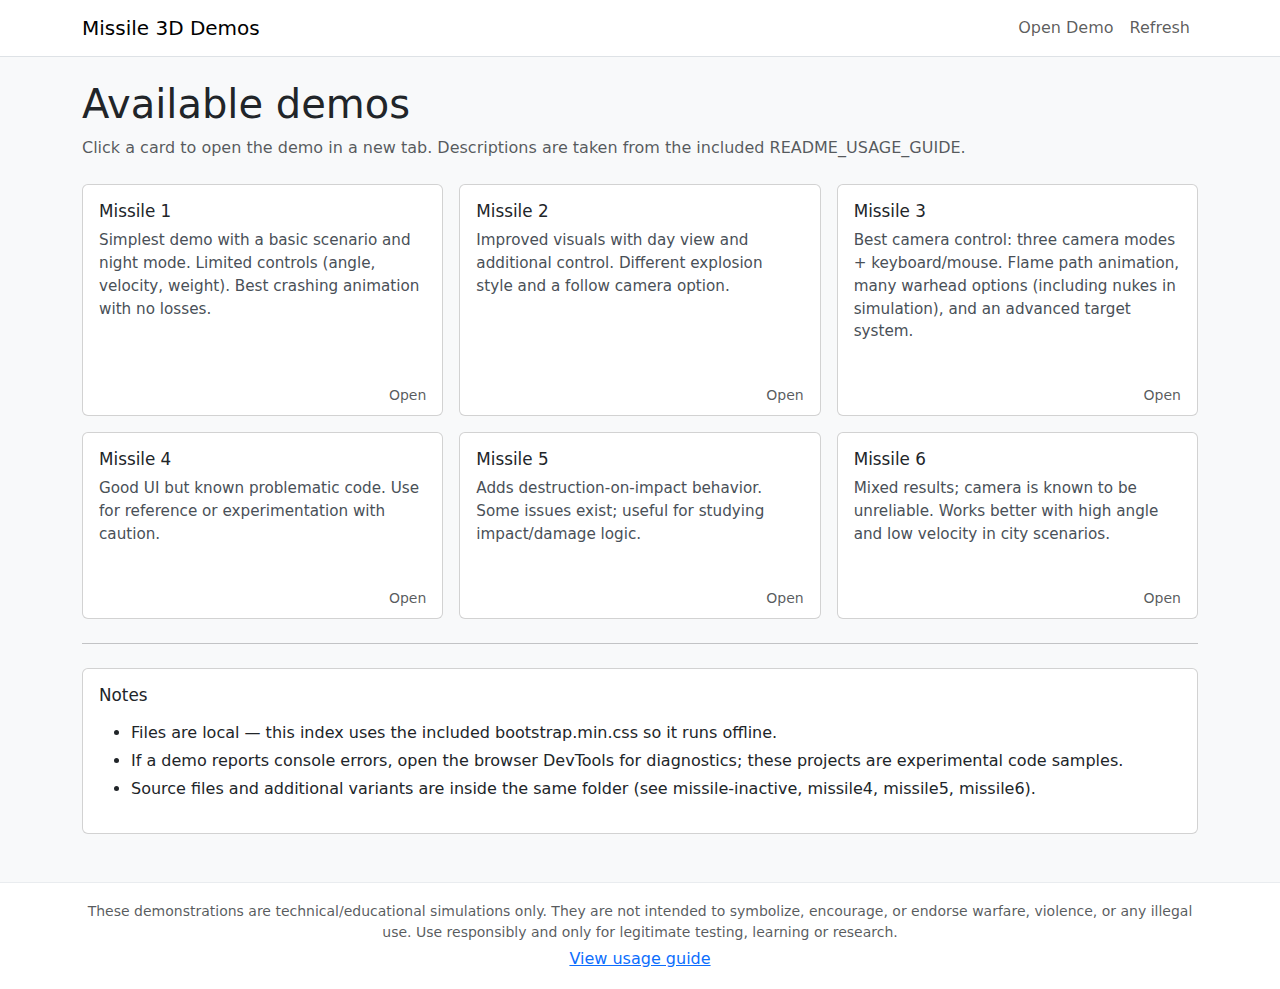
<file: index.html>
<!doctype html>
<html lang="en">
<head>
  <meta charset="utf-8" />
  <meta name="viewport" content="width=device-width, initial-scale=1" />
  <title>Missile 3D Demos — Index</title>
  <link rel="stylesheet" href="bootstrap.min.css">
  <style>
    body { padding-top: 56px; background:#f8f9fa; }
    .card-hover:hover { transform: translateY(-4px); box-shadow: 0 8px 20px rgba(0,0,0,.08); }
    .card-title { font-size: 1.05rem; }
    footer { background: #fff; padding: 18px 0; border-top: 1px solid #e9ecef; }
    .desc { font-size: .95rem; color:#495057; }
  </style>
</head>
<body>
  <nav class="navbar navbar-expand-lg navbar-light bg-white fixed-top border-bottom">
    <div class="container">
      <a class="navbar-brand" href="#">Missile 3D Demos</a>
      <button class="navbar-toggler" type="button" data-bs-toggle="collapse" data-bs-target="#navMenu">
        <span class="navbar-toggler-icon"></span>
      </button>
      <div class="collapse navbar-collapse" id="navMenu">
        <ul class="navbar-nav ms-auto">
          <li class="nav-item"><a class="nav-link" href="missile1.html" target="_blank">Open Demo</a></li>
          <li class="nav-item"><a class="nav-link" href="#" onclick="location.reload()">Refresh</a></li>
        </ul>
      </div>
    </div>
  </nav>

  <main class="container">
    <div class="py-4">
      <h1 class="mb-2">Available demos</h1>
      <p class="text-muted mb-4">Click a card to open the demo in a new tab. Descriptions are taken from the included README_USAGE_GUIDE.</p>

      <div class="row g-3">
        <div class="col-12 col-md-6 col-lg-4">
          <a href="missile1.html" target="_blank" class="text-decoration-none text-reset">
            <div class="card card-hover h-100">
              <div class="card-body">
                <h5 class="card-title">Missile 1</h5>
                <p class="desc">Simplest demo with a basic scenario and night mode. Limited controls (angle, velocity, weight). Best crashing animation with no losses.</p>
              </div>
              <div class="card-footer bg-transparent border-0 text-end"><small class="text-muted">Open</small></div>
            </div>
          </a>
        </div>

        <div class="col-12 col-md-6 col-lg-4">
          <a href="missile2.html" target="_blank" class="text-decoration-none text-reset">
            <div class="card card-hover h-100">
              <div class="card-body">
                <h5 class="card-title">Missile 2</h5>
                <p class="desc">Improved visuals with day view and additional control. Different explosion style and a follow camera option.</p>
              </div>
              <div class="card-footer bg-transparent border-0 text-end"><small class="text-muted">Open</small></div>
            </div>
          </a>
        </div>

        <div class="col-12 col-md-6 col-lg-4">
          <a href="missile3.html" target="_blank" class="text-decoration-none text-reset">
            <div class="card card-hover h-100">
              <div class="card-body">
                <h5 class="card-title">Missile 3</h5>
                <p class="desc">Best camera control: three camera modes + keyboard/mouse. Flame path animation, many warhead options (including nukes in simulation), and an advanced target system.</p>
              </div>
              <div class="card-footer bg-transparent border-0 text-end"><small class="text-muted">Open</small></div>
            </div>
          </a>
        </div>

        <div class="col-12 col-md-6 col-lg-4">
          <a href="missile4.html" target="_blank" class="text-decoration-none text-reset">
            <div class="card card-hover h-100">
              <div class="card-body">
                <h5 class="card-title">Missile 4</h5>
                <p class="desc">Good UI but known problematic code. Use for reference or experimentation with caution.</p>
              </div>
              <div class="card-footer bg-transparent border-0 text-end"><small class="text-muted">Open</small></div>
            </div>
          </a>
        </div>

        <div class="col-12 col-md-6 col-lg-4">
          <a href="missile5.html" target="_blank" class="text-decoration-none text-reset">
            <div class="card card-hover h-100">
              <div class="card-body">
                <h5 class="card-title">Missile 5</h5>
                <p class="desc">Adds destruction-on-impact behavior. Some issues exist; useful for studying impact/damage logic.</p>
              </div>
              <div class="card-footer bg-transparent border-0 text-end"><small class="text-muted">Open</small></div>
            </div>
          </a>
        </div>

        <div class="col-12 col-md-6 col-lg-4">
          <a href="missile6.html" target="_blank" class="text-decoration-none text-reset">
            <div class="card card-hover h-100">
              <div class="card-body">
                <h5 class="card-title">Missile 6</h5>
                <p class="desc">Mixed results; camera is known to be unreliable. Works better with high angle and low velocity in city scenarios.</p>
              </div>
              <div class="card-footer bg-transparent border-0 text-end"><small class="text-muted">Open</small></div>
            </div>
          </a>
        </div>
      </div>

      <hr class="my-4">

      <div class="card mb-4">
        <div class="card-body">
          <h5 class="card-title mb-3">Notes</h5>
          <ul>
            <li class="mb-1">Files are local — this index uses the included bootstrap.min.css so it runs offline.</li>
            <li class="mb-1">If a demo reports console errors, open the browser DevTools for diagnostics; these projects are experimental code samples.</li>
            <li class="mb-1">Source files and additional variants are inside the same folder (see missile-inactive, missile4, missile5, missile6).</li>
          </ul>
        </div>
      </div>
    </div>
  </main>

  <footer>
    <div class="container text-center">
      <p class="mb-1 text-muted small">
        These demonstrations are technical/educational simulations only. They are not intended to symbolize, encourage, or endorse warfare, violence, or any illegal use. Use responsibly and only for legitimate testing, learning or research.
      </p>
      <p class="mb-0"><a href="README_USAGE_GUIDE.txt" target="_blank">View usage guide</a></p>
    </div>
  </footer>

  <script src="bootstrap.bundle.min.js"></script>
</body>
</html>
</file>
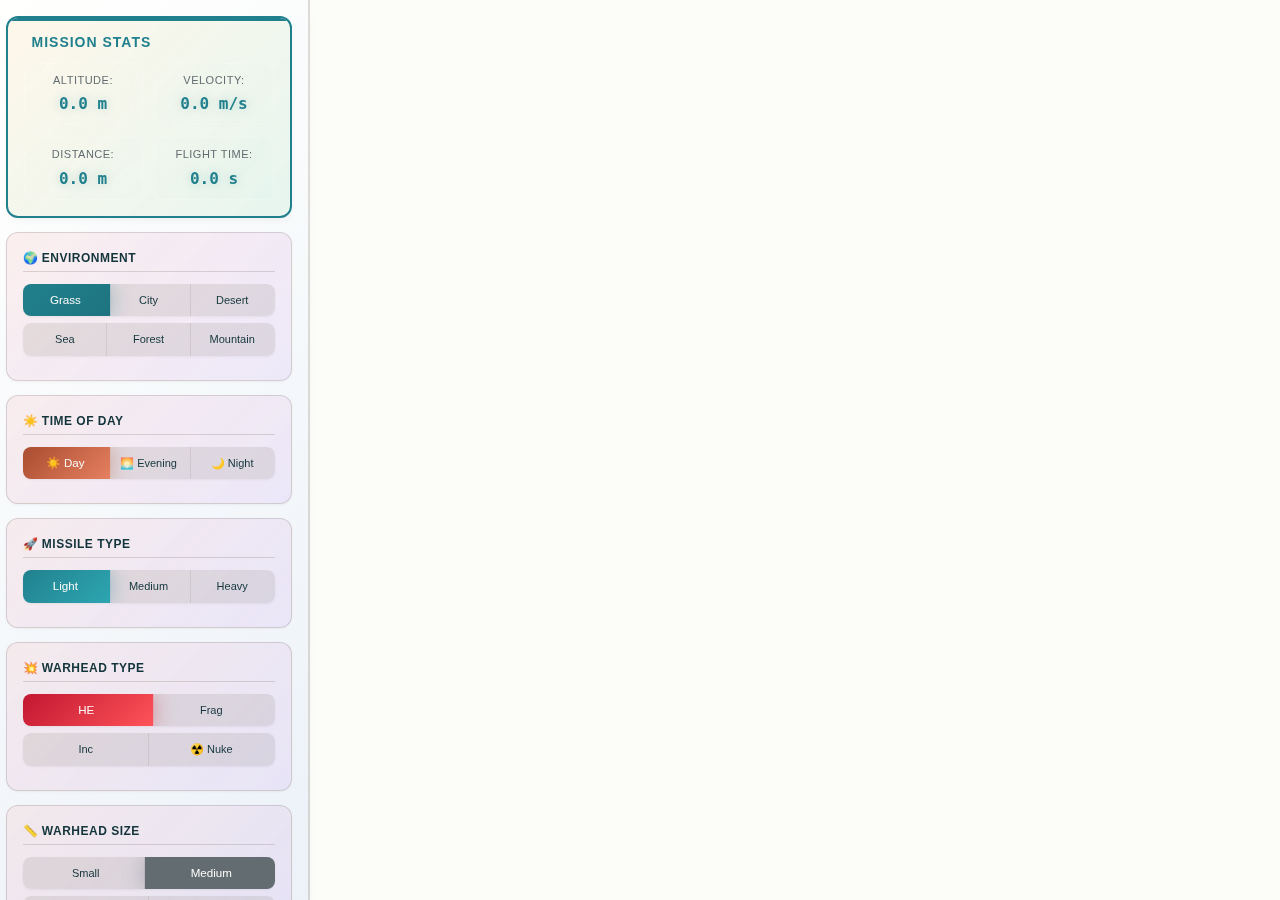
<file: missile4.html>
<!DOCTYPE html>
<html lang="en">
<head>
    <meta charset="UTF-8">
    <meta name="viewport" content="width=device-width, initial-scale=1.0">
    <title>Advanced 3D Missile Launch Simulator</title>
    <link href="bootstrap.min.css" rel="stylesheet">
    <link rel="stylesheet" href="./missile4/style.css">
    <script src="three.min.js"></script>
</head>
<body>
    <div class="container-fluid h-100">
        <div class="row h-100">
            <!-- Left Control Sidebar -->
            <div class="col-md-3 sidebar">
                <!-- Mission Statistics Panel -->
                <div class="stats-panel mb-3">
                    <h6><i class="fas fa-rocket"></i> Mission Stats</h6>
                    <div class="stats-grid">
                        <div class="stat-item">
                            <span class="stat-label">Altitude:</span> 
                            <span class="stat-value" id="altitude">0 m</span>
                        </div>
                        <div class="stat-item">
                            <span class="stat-label">Velocity:</span> 
                            <span class="stat-value" id="velocity">0 m/s</span>
                        </div>
                        <div class="stat-item">
                            <span class="stat-label">Distance:</span> 
                            <span class="stat-value" id="distance">0 m</span>
                        </div>
                        <div class="stat-item">
                            <span class="stat-label">Flight Time:</span> 
                            <span class="stat-value" id="time">0 s</span>
                        </div>
                    </div>
                </div>

                <!-- Scenario Selection -->
                <div class="control-section mb-3">
                    <label class="section-label">🌍 Environment</label>
                    <div class="btn-group w-100 mb-2" role="group">
                        <input type="radio" class="btn-check" name="scenario" id="grassland" value="grassland" checked>
                        <label class="btn btn--scenario" for="grassland">Grass</label>
                        <input type="radio" class="btn-check" name="scenario" id="city" value="city">
                        <label class="btn btn--scenario" for="city">City</label>
                        <input type="radio" class="btn-check" name="scenario" id="desert" value="desert">
                        <label class="btn btn--scenario" for="desert">Desert</label>
                    </div>
                    <div class="btn-group w-100" role="group">
                        <input type="radio" class="btn-check" name="scenario" id="sea" value="sea">
                        <label class="btn btn--scenario" for="sea">Sea</label>
                        <input type="radio" class="btn-check" name="scenario" id="forest" value="forest">
                        <label class="btn btn--scenario" for="forest">Forest</label>
                        <input type="radio" class="btn-check" name="scenario" id="mountains" value="mountains">
                        <label class="btn btn--scenario" for="mountains">Mountain</label>
                    </div>
                </div>

                <!-- Time of Day Selection -->
                <div class="control-section mb-3">
                    <label class="section-label">☀️ Time of Day</label>
                    <div class="btn-group w-100" role="group">
                        <input type="radio" class="btn-check" name="timeOfDay" id="day" value="day" checked>
                        <label class="btn btn--time" for="day">☀️ Day</label>
                        <input type="radio" class="btn-check" name="timeOfDay" id="evening" value="evening">
                        <label class="btn btn--time" for="evening">🌅 Evening</label>
                        <input type="radio" class="btn-check" name="timeOfDay" id="night" value="night">
                        <label class="btn btn--time" for="night">🌙 Night</label>
                    </div>
                </div>

                <!-- Missile Type Selection -->
                <div class="control-section mb-3">
                    <label class="section-label">🚀 Missile Type</label>
                    <div class="btn-group w-100" role="group">
                        <input type="radio" class="btn-check" name="missileType" id="light" value="light" checked>
                        <label class="btn btn--missile" for="light">Light</label>
                        <input type="radio" class="btn-check" name="missileType" id="medium" value="medium">
                        <label class="btn btn--missile" for="medium">Medium</label>
                        <input type="radio" class="btn-check" name="missileType" id="heavy" value="heavy">
                        <label class="btn btn--missile" for="heavy">Heavy</label>
                    </div>
                </div>

                <!-- Warhead Type Selection -->
                <div class="control-section mb-3">
                    <label class="section-label">💥 Warhead Type</label>
                    <div class="btn-group w-100 mb-2" role="group">
                        <input type="radio" class="btn-check" name="warheadType" id="he" value="he" checked>
                        <label class="btn btn--warhead" for="he">HE</label>
                        <input type="radio" class="btn-check" name="warheadType" id="frag" value="frag">
                        <label class="btn btn--warhead" for="frag">Frag</label>
                    </div>
                    <div class="btn-group w-100" role="group">
                        <input type="radio" class="btn-check" name="warheadType" id="inc" value="inc">
                        <label class="btn btn--warhead" for="inc">Inc</label>
                        <input type="radio" class="btn-check" name="warheadType" id="nuke" value="nuke">
                        <label class="btn btn--warhead" for="nuke">☢️ Nuke</label>
                    </div>
                </div>

                <!-- Warhead Size Selection -->
                <div class="control-section mb-3">
                    <label class="section-label">📏 Warhead Size</label>
                    <div class="btn-group w-100 mb-2" role="group">
                        <input type="radio" class="btn-check" name="warheadSize" id="small" value="small">
                        <label class="btn btn--size" for="small">Small</label>
                        <input type="radio" class="btn-check" name="warheadSize" id="mediumSize" value="medium" checked>
                        <label class="btn btn--size" for="mediumSize">Medium</label>
                    </div>
                    <div class="btn-group w-100" role="group">
                        <input type="radio" class="btn-check" name="warheadSize" id="large" value="large">
                        <label class="btn btn--size" for="large">Large</label>
                        <input type="radio" class="btn-check" name="warheadSize" id="xl" value="xl">
                        <label class="btn btn--size" for="xl">XL</label>
                    </div>
                </div>

                <!-- Camera Controls -->
                <div class="control-section mb-3">
                    <label class="section-label">📹 Camera Mode</label>
                    <div class="btn-group w-100" role="group">
                        <input type="radio" class="btn-check" name="cameraMode" id="free" value="free" checked>
                        <label class="btn btn--camera" for="free">Free</label>
                        <input type="radio" class="btn-check" name="cameraMode" id="follow" value="follow">
                        <label class="btn btn--camera" for="follow">Follow</label>
                        <input type="radio" class="btn-check" name="cameraMode" id="top" value="top">
                        <label class="btn btn--camera" for="top">Top</label>
                    </div>
                </div>

                <!-- Launch Parameters -->
                <div class="control-section mb-3">
                    <label class="section-label">🎯 Launch Parameters</label>
                    
                    <div class="parameter-control mb-3">
                        <label class="parameter-label">Launch Angle: <span class="parameter-value" id="angleValue">45°</span></label>
                        <input type="range" class="form-range parameter-slider" id="angle" min="0" max="90" value="45">
                    </div>

                    <div class="parameter-control mb-3">
                        <label class="parameter-label">Initial Velocity: <span class="parameter-value" id="velocityValue">100 m/s</span></label>
                        <input type="range" class="form-range parameter-slider" id="initialVelocity" min="50" max="500" value="100">
                    </div>

                    <div class="parameter-control mb-3">
                        <label class="parameter-label">Cone Spread: <span class="parameter-value" id="coneValue">0°</span></label>
                        <input type="range" class="form-range parameter-slider" id="coneAngle" min="0" max="90" value="0">
                    </div>
                </div>

                <!-- Action Controls -->
                <div class="control-section mb-3">
                    <label class="section-label">🎮 Launch Control</label>
                    <div class="action-buttons">
                        <button class="btn btn--launch" id="launchBtn">
                            <span class="btn-icon">🚀</span>
                            <span class="btn-text">Launch Missile</span>
                        </button>
                        <button class="btn btn--reset" id="resetBtn">
                            <span class="btn-icon">🔄</span>
                            <span class="btn-text">Reset</span>
                        </button>
                    </div>
                </div>

                <!-- Target Mode Toggle -->
                <div class="control-section">
                    <div class="target-mode-container">
                        <div class="form-check form-switch target-switch">
                            <input class="form-check-input" type="checkbox" id="targetMode">
                            <label class="form-check-label target-label" for="targetMode">
                                <span class="target-icon">🎯</span>
                                Target Mode
                            </label>
                        </div>
                        <small class="target-help">Click terrain to set target location and calculate optimal trajectory</small>
                    </div>
                </div>
            </div>

            <!-- Main 3D Viewport -->
            <div class="col-md-9 p-0 viewport-container">
                <div id="viewport" class="viewport"></div>
                
                <!-- Control Instructions Overlay -->
                <div class="controls-overlay">
                    <div class="controls-card">
                        <h6 class="controls-title">🎮 Controls</h6>
                        <div class="controls-grid">
                            <div class="control-group">
                                <strong>Camera Movement:</strong><br>
                                <code>WASD</code> - Move camera<br>
                                <code>Q/E</code> - Up/Down<br>
                                <code>Mouse Drag</code> - Look around
                            </div>
                            <div class="control-group">
                                <strong>Camera Zoom:</strong><br>
                                <code>+/-</code> - Zoom in/out<br>
                                <code>Mouse Wheel</code> - Zoom<br>
                                <code>Arrow Keys</code> - Fine rotation
                            </div>
                        </div>
                    </div>
                </div>

                <!-- Loading Indicator -->
                <div id="loadingIndicator" class="loading-indicator">
                    <div class="loading-spinner"></div>
                    <div class="loading-text">Initializing 3D Environment...</div>
                </div>

                <!-- Performance Stats -->
                <div class="performance-stats" id="performanceStats">
                    <div class="fps-counter">FPS: <span id="fpsCounter">60</span></div>
                    <div class="object-counter">Objects: <span id="objectCounter">0</span></div>
                </div>
            </div>
        </div>
    </div>

    <!-- Scripts -->
    <script src="bootstrap.bundle.min.js"></script>
    <script src=".\missile4\app.js"></script>

    <!-- Additional Script for UI Enhancements -->
    <script>
        // Hide loading indicator after page loads
        window.addEventListener('load', () => {
            setTimeout(() => {
                const loader = document.getElementById('loadingIndicator');
                if (loader) {
                    loader.style.opacity = '0';
                    setTimeout(() => {
                        loader.style.display = 'none';
                    }, 500);
                }
            }, 2000);
        });

        // Add smooth transitions for button states
        document.addEventListener('DOMContentLoaded', () => {
            // Add ripple effect to buttons
            const buttons = document.querySelectorAll('.btn');
            buttons.forEach(button => {
                button.addEventListener('click', function(e) {
                    const ripple = document.createElement('div');
                    ripple.classList.add('ripple-effect');
                    
                    const rect = this.getBoundingClientRect();
                    const size = Math.max(rect.width, rect.height);
                    const x = e.clientX - rect.left - size / 2;
                    const y = e.clientY - rect.top - size / 2;
                    
                    ripple.style.width = ripple.style.height = size + 'px';
                    ripple.style.left = x + 'px';
                    ripple.style.top = y + 'px';
                    
                    this.appendChild(ripple);
                    
                    setTimeout(() => {
                        ripple.remove();
                    }, 600);
                });
            });

            // Add tooltips for enhanced UX
            const tooltipElements = [
                { selector: '#targetMode', text: 'Enable to click on terrain and automatically calculate trajectory' },
                { selector: '#angle', text: 'Launch angle affects range and flight time' },
                { selector: '#initialVelocity', text: 'Higher velocity increases range but may reduce accuracy' },
                { selector: '#coneAngle', text: 'Adds random spread to simulate real-world conditions' }
            ];

            tooltipElements.forEach(({ selector, text }) => {
                const element = document.querySelector(selector);
                if (element) {
                    element.setAttribute('title', text);
                }
            });
        });

        // Enhanced FPS counter and performance monitoring
        let frameCount = 0;
        let lastTime = performance.now();
        
        function updatePerformanceStats() {
            frameCount++;
            const currentTime = performance.now();
            
            if (currentTime - lastTime >= 1000) {
                const fps = Math.round(frameCount * 1000 / (currentTime - lastTime));
                const fpsElement = document.getElementById('fpsCounter');
                if (fpsElement) {
                    fpsElement.textContent = fps;
                    fpsElement.className = fps >= 55 ? 'fps-good' : fps >= 30 ? 'fps-medium' : 'fps-poor';
                }
                
                frameCount = 0;
                lastTime = currentTime;
            }
            
            requestAnimationFrame(updatePerformanceStats);
        }
        
        // Start performance monitoring
        requestAnimationFrame(updatePerformanceStats);
    </script>
</body>
</html>
</file>
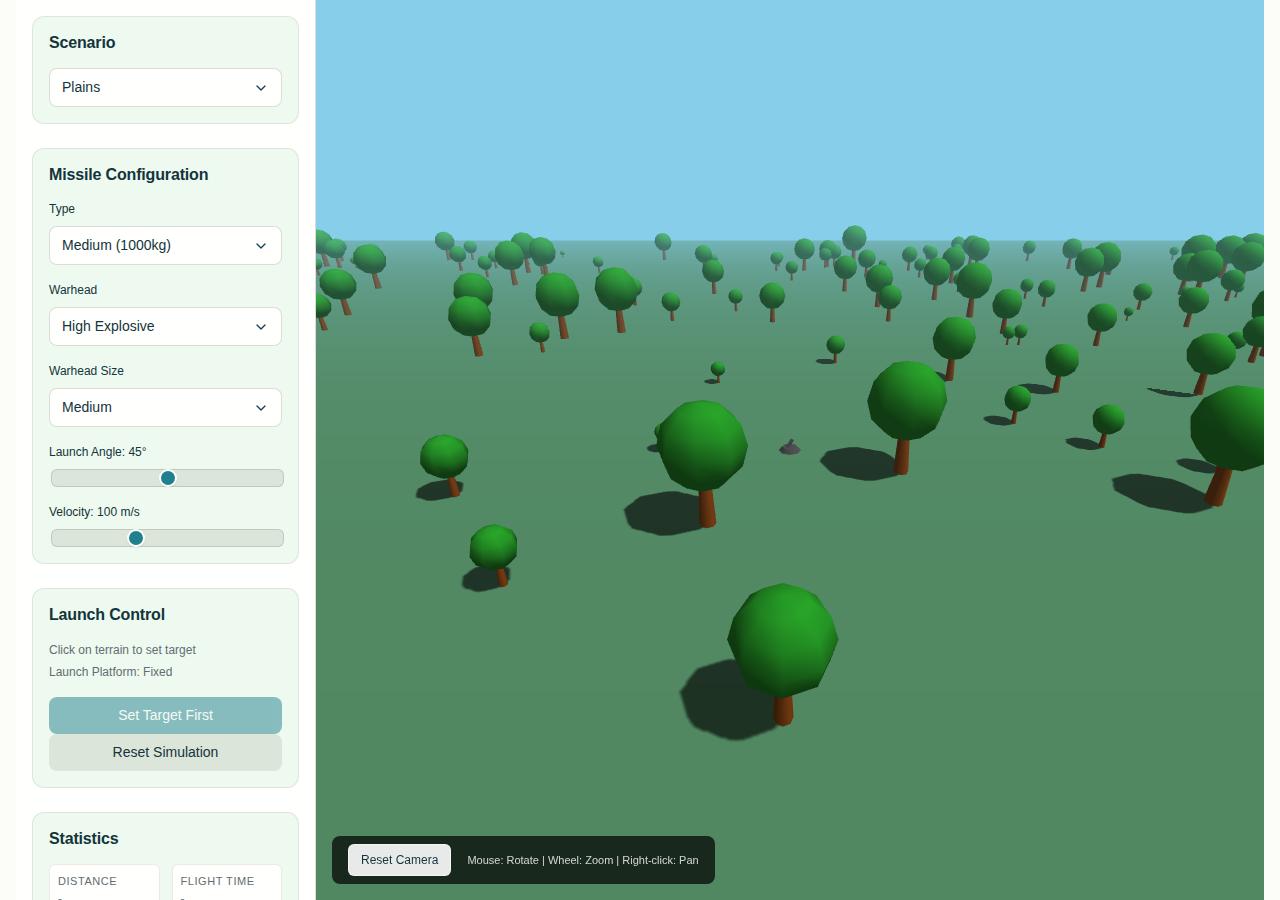
<file: missile5.html>
<!DOCTYPE html>
<html lang="en">
<head>
    <meta charset="UTF-8">
    <meta name="viewport" content="width=device-width, initial-scale=1.0">
    <title>Enhanced Missile Simulation</title>
    <link rel="stylesheet" href="./missile5/style.css">
    <script src="three.min.js"></script>
</head>
<body>
    <div class="container">
        <div class="simulation-container">
            <div class="control-panel">
                <div class="panel-section">
                    <h3>Scenario</h3>
                    <select id="scenario-select" class="form-control">
                        <option value="plains">Plains</option>
                        <option value="mountains">Mountains</option>
                        <option value="city">City</option>
                        <option value="sea">Sea</option>
                    </select>
                </div>

                <div class="panel-section">
                    <h3>Missile Configuration</h3>
                    
                    <div class="form-group">
                        <label class="form-label">Type</label>
                        <select id="missile-type" class="form-control">
                            <option value="Light">Light (500kg)</option>
                            <option value="Medium" selected>Medium (1000kg)</option>
                            <option value="Heavy">Heavy (2000kg)</option>
                        </select>
                    </div>

                    <div class="form-group">
                        <label class="form-label">Warhead</label>
                        <select id="warhead-type" class="form-control">
                            <option value="HE" selected>High Explosive</option>
                            <option value="Frag">Fragmentation</option>
                            <option value="Inc">Incendiary</option>
                            <option value="Nuke">Nuclear</option>
                        </select>
                    </div>

                    <div class="form-group">
                        <label class="form-label">Warhead Size</label>
                        <select id="warhead-size" class="form-control">
                            <option value="Small">Small</option>
                            <option value="Medium" selected>Medium</option>
                            <option value="Large">Large</option>
                            <option value="XL">XL</option>
                        </select>
                    </div>

                    <div class="form-group">
                        <label class="form-label">Launch Angle: <span id="angle-value">45°</span></label>
                        <input type="range" id="launch-angle" min="5" max="85" value="45" class="form-control">
                    </div>

                    <div class="form-group">
                        <label class="form-label">Velocity: <span id="velocity-value">100 m/s</span></label>
                        <input type="range" id="velocity" min="50" max="200" value="100" class="form-control">
                    </div>
                </div>

                <div class="panel-section">
                    <h3>Launch Control</h3>
                    <div class="launch-info">
                        <p id="target-info" class="text-secondary">Click on terrain to set target</p>
                        <p id="launch-platform" class="text-secondary">Launch Platform: Fixed</p>
                    </div>
                    <button id="launch-btn" class="btn btn--primary btn--full-width" disabled>
                        Set Target First
                    </button>
                    <button id="reset-btn" class="btn btn--secondary btn--full-width">
                        Reset Simulation
                    </button>
                </div>

                <div class="panel-section">
                    <h3>Statistics</h3>
                    <div class="stats-grid">
                        <div class="stat-item">
                            <span class="stat-label">Distance</span>
                            <span id="distance-stat" class="stat-value">-</span>
                        </div>
                        <div class="stat-item">
                            <span class="stat-label">Flight Time</span>
                            <span id="flight-time-stat" class="stat-value">-</span>
                        </div>
                        <div class="stat-item">
                            <span class="stat-label">Max Height</span>
                            <span id="max-height-stat" class="stat-value">-</span>
                        </div>
                        <div class="stat-item">
                            <span class="stat-label">Impact Force</span>
                            <span id="impact-force-stat" class="stat-value">-</span>
                        </div>
                        <div class="stat-item">
                            <span class="stat-label">Blast Radius</span>
                            <span id="blast-radius-stat" class="stat-value">-</span>
                        </div>
                        <div class="stat-item">
                            <span class="stat-label">Targets Hit</span>
                            <span id="targets-hit-stat" class="stat-value">-</span>
                        </div>
                    </div>
                </div>
            </div>

            <div class="viewport-container">
                <div id="loading" class="loading-overlay">
                    <div class="loading-spinner"></div>
                    <p>Loading simulation...</p>
                </div>
                <canvas id="viewport"></canvas>
                <div class="viewport-controls">
                    <button id="camera-reset" class="btn btn--sm btn--outline">Reset Camera</button>
                    <div class="camera-info">
                        <span>Mouse: Rotate | Wheel: Zoom | Right-click: Pan</span>
                    </div>
                </div>
                <div id="crosshair" class="crosshair hidden"></div>
            </div>
        </div>
    </div>

    <script src="./missile5/app.js"></script>
</body>
</html>
</file>
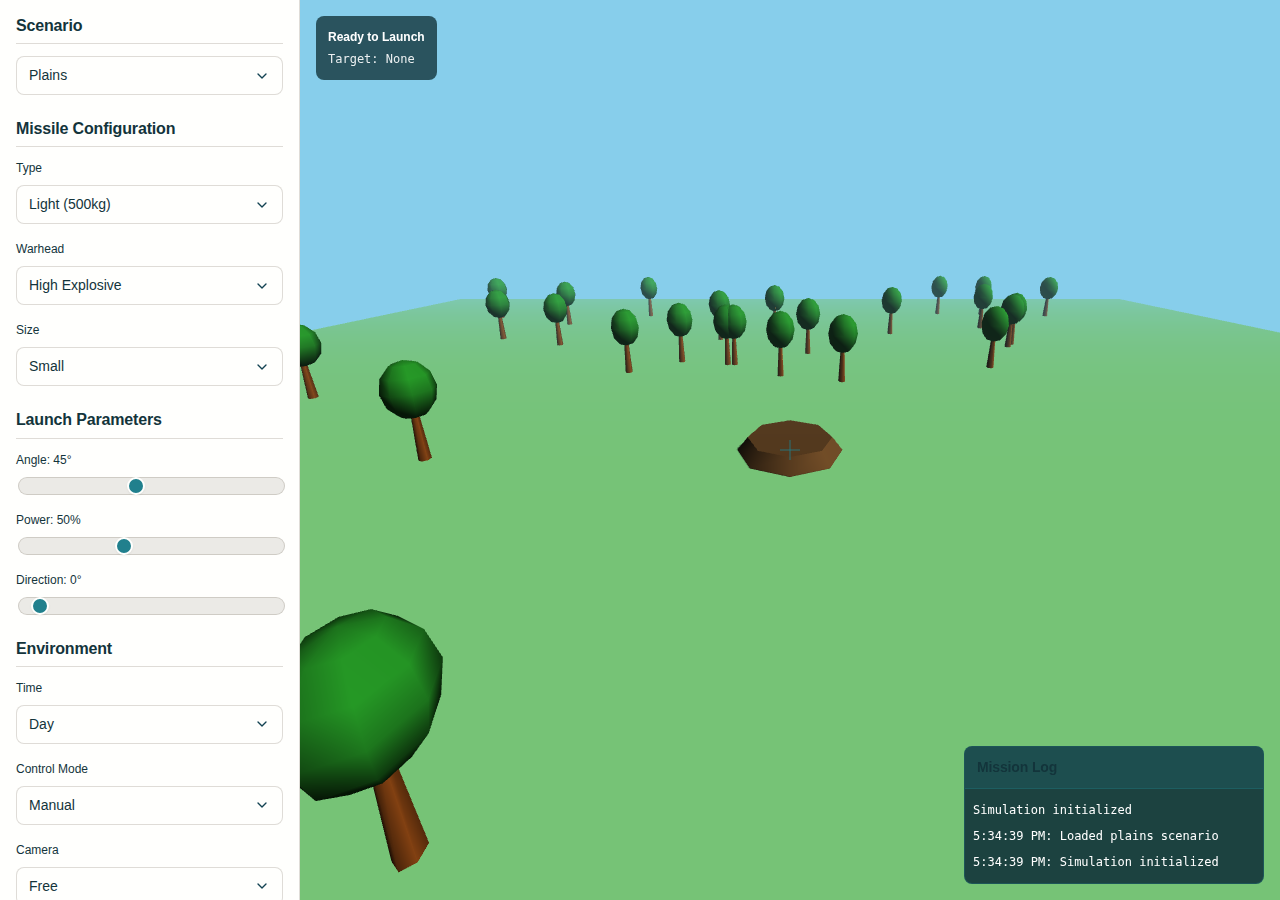
<file: missile6.html>
<!DOCTYPE html>
<html lang="en">
<head>
    <meta charset="UTF-8">
    <meta name="viewport" content="width=device-width, initial-scale=1.0">
    <title>Enhanced Missile Simulation</title>
    <link rel="stylesheet" href="./missile6/style.css">
    <script src="three.min.js"></script>
</head>
<body>
    <div class="simulation-container">
        <div class="controls-panel">
            <div class="control-section">
                <h3>Scenario</h3>
                <select id="scenarioSelect" class="form-control">
                    <option value="plains">Plains</option>
                    <option value="mountains">Mountains</option>
                    <option value="city">City</option>
                    <option value="sea">Sea</option>
                </select>
            </div>
            
            <div class="control-section">
                <h3>Missile Configuration</h3>
                <div class="form-group">
                    <label class="form-label">Type</label>
                    <select id="missileType" class="form-control">
                        <option value="light">Light (500kg)</option>
                        <option value="medium">Medium (1000kg)</option>
                        <option value="heavy">Heavy (2000kg)</option>
                    </select>
                </div>
                
                <div class="form-group">
                    <label class="form-label">Warhead</label>
                    <select id="warheadType" class="form-control">
                        <option value="he">High Explosive</option>
                        <option value="frag">Fragmentation</option>
                        <option value="inc">Incendiary</option>
                        <option value="nuke">Nuclear</option>
                    </select>
                </div>
                
                <div class="form-group">
                    <label class="form-label">Size</label>
                    <select id="warheadSize" class="form-control">
                        <option value="small">Small</option>
                        <option value="medium">Medium</option>
                        <option value="large">Large</option>
                        <option value="xl">XL</option>
                    </select>
                </div>
            </div>
            
            <div class="control-section">
                <h3>Launch Parameters</h3>
                <div class="form-group">
                    <label class="form-label">Angle: <span id="angleValue">45</span>°</label>
                    <input type="range" id="launchAngle" min="15" max="85" value="45" class="form-control">
                </div>
                
                <div class="form-group">
                    <label class="form-label">Power: <span id="powerValue">50</span>%</label>
                    <input type="range" id="launchPower" min="20" max="100" value="50" class="form-control">
                </div>
                
                <div class="form-group">
                    <label class="form-label">Direction: <span id="directionValue">0</span>°</label>
                    <input type="range" id="launchDirection" min="0" max="360" value="0" class="form-control">
                </div>
            </div>
            
            <div class="control-section">
                <h3>Environment</h3>
                <div class="form-group">
                    <label class="form-label">Time</label>
                    <select id="environment" class="form-control">
                        <option value="day">Day</option>
                        <option value="night">Night</option>
                    </select>
                </div>
                
                <div class="form-group">
                    <label class="form-label">Control Mode</label>
                    <select id="controlMode" class="form-control">
                        <option value="manual">Manual</option>
                        <option value="target">Target</option>
                    </select>
                </div>
                
                <div class="form-group">
                    <label class="form-label">Camera</label>
                    <select id="cameraMode" class="form-control">
                        <option value="free">Free</option>
                        <option value="follow">Follow</option>
                        <option value="top">Top View</option>
                    </select>
                </div>
            </div>
            
            <div class="control-section">
                <button id="launchBtn" class="btn btn--primary btn--full-width">Launch Missile</button>
                <button id="resetBtn" class="btn btn--secondary btn--full-width">Reset Simulation</button>
            </div>
            
            <div class="control-section">
                <h3>Statistics</h3>
                <div class="stats-grid">
                    <div class="stat-item">
                        <span class="stat-label">Missiles Fired:</span>
                        <span id="missilesFired" class="stat-value">0</span>
                    </div>
                    <div class="stat-item">
                        <span class="stat-label">Targets Hit:</span>
                        <span id="targetsHit" class="stat-value">0</span>
                    </div>
                    <div class="stat-item">
                        <span class="stat-label">Accuracy:</span>
                        <span id="accuracy" class="stat-value">0%</span>
                    </div>
                    <div class="stat-item">
                        <span class="stat-label">Destructions:</span>
                        <span id="destructions" class="stat-value">0</span>
                    </div>
                </div>
            </div>
        </div>
        
        <div class="simulation-area">
            <div id="canvasContainer" class="canvas-container"></div>
            
            <div class="info-overlay">
                <div id="crosshair" class="crosshair"></div>
                <div id="targetIndicator" class="target-indicator hidden"></div>
                <div class="info-panel">
                    <div id="missionStatus" class="mission-status">Ready to Launch</div>
                    <div id="coordinatesDisplay" class="coordinates">Target: None</div>
                </div>
            </div>
            
            <div id="missionLog" class="mission-log">
                <h4>Mission Log</h4>
                <div id="logEntries" class="log-entries">
                    <div class="log-entry">Simulation initialized</div>
                </div>
            </div>
        </div>
    </div>
    
    <script src="./missile6/app.js"></script>
</body>
</html>
</file>
<file: missile4/style.css>
:root {
  /* Primitive Color Tokens */
  --color-white: rgba(255, 255, 255, 1);
  --color-black: rgba(0, 0, 0, 1);
  --color-cream-50: rgba(252, 252, 249, 1);
  --color-cream-100: rgba(255, 255, 253, 1);
  --color-gray-200: rgba(245, 245, 245, 1);
  --color-gray-300: rgba(167, 169, 169, 1);
  --color-gray-400: rgba(119, 124, 124, 1);
  --color-slate-500: rgba(98, 108, 113, 1);
  --color-brown-600: rgba(94, 82, 64, 1);
  --color-charcoal-700: rgba(31, 33, 33, 1);
  --color-charcoal-800: rgba(38, 40, 40, 1);
  --color-slate-900: rgba(19, 52, 59, 1);
  --color-teal-300: rgba(50, 184, 198, 1);
  --color-teal-400: rgba(45, 166, 178, 1);
  --color-teal-500: rgba(33, 128, 141, 1);
  --color-teal-600: rgba(29, 116, 128, 1);
  --color-teal-700: rgba(26, 104, 115, 1);
  --color-teal-800: rgba(41, 150, 161, 1);
  --color-red-400: rgba(255, 84, 89, 1);
  --color-red-500: rgba(192, 21, 47, 1);
  --color-orange-400: rgba(230, 129, 97, 1);
  --color-orange-500: rgba(168, 75, 47, 1);

  /* RGB versions for opacity control */
  --color-brown-600-rgb: 94, 82, 64;
  --color-teal-500-rgb: 33, 128, 141;
  --color-slate-900-rgb: 19, 52, 59;
  --color-slate-500-rgb: 98, 108, 113;
  --color-red-500-rgb: 192, 21, 47;
  --color-red-400-rgb: 255, 84, 89;
  --color-orange-500-rgb: 168, 75, 47;
  --color-orange-400-rgb: 230, 129, 97;

  /* Background color tokens (Light Mode) */
  --color-bg-1: rgba(59, 130, 246, 0.08); /* Light blue */
  --color-bg-2: rgba(245, 158, 11, 0.08); /* Light yellow */
  --color-bg-3: rgba(34, 197, 94, 0.08); /* Light green */
  --color-bg-4: rgba(239, 68, 68, 0.08); /* Light red */
  --color-bg-5: rgba(147, 51, 234, 0.08); /* Light purple */
  --color-bg-6: rgba(249, 115, 22, 0.08); /* Light orange */
  --color-bg-7: rgba(236, 72, 153, 0.08); /* Light pink */
  --color-bg-8: rgba(6, 182, 212, 0.08); /* Light cyan */

  /* Semantic Color Tokens (Light Mode) */
  --color-background: var(--color-cream-50);
  --color-surface: var(--color-cream-100);
  --color-text: var(--color-slate-900);
  --color-text-secondary: var(--color-slate-500);
  --color-primary: var(--color-teal-500);
  --color-primary-hover: var(--color-teal-600);
  --color-primary-active: var(--color-teal-700);
  --color-secondary: rgba(var(--color-brown-600-rgb), 0.12);
  --color-secondary-hover: rgba(var(--color-brown-600-rgb), 0.2);
  --color-secondary-active: rgba(var(--color-brown-600-rgb), 0.25);
  --color-border: rgba(var(--color-brown-600-rgb), 0.2);
  --color-btn-primary-text: var(--color-cream-50);
  --color-card-border: rgba(var(--color-brown-600-rgb), 0.12);
  --color-card-border-inner: rgba(var(--color-brown-600-rgb), 0.12);
  --color-error: var(--color-red-500);
  --color-success: var(--color-teal-500);
  --color-warning: var(--color-orange-500);
  --color-info: var(--color-slate-500);
  --color-focus-ring: rgba(var(--color-teal-500-rgb), 0.4);
  --color-select-caret: rgba(var(--color-slate-900-rgb), 0.8);

  /* Common style patterns */
  --focus-ring: 0 0 0 3px var(--color-focus-ring);
  --focus-outline: 2px solid var(--color-primary);
  --status-bg-opacity: 0.15;
  --status-border-opacity: 0.25;
  --select-caret-light: url("data:image/svg+xml,%3Csvg xmlns='http://www.w3.org/2000/svg' width='16' height='16' viewBox='0 0 24 24' fill='none' stroke='%23134252' stroke-width='2' stroke-linecap='round' stroke-linejoin='round'%3E%3Cpolyline points='6 9 12 15 18 9'%3E%3C/polyline%3E%3C/svg%3E");
  --select-caret-dark: url("data:image/svg+xml,%3Csvg xmlns='http://www.w3.org/2000/svg' width='16' height='16' viewBox='0 0 24 24' fill='none' stroke='%23f5f5f5' stroke-width='2' stroke-linecap='round' stroke-linejoin='round'%3E%3Cpolyline points='6 9 12 15 18 9'%3E%3C/polyline%3E%3C/svg%3E");

  /* RGB versions for opacity control */
  --color-success-rgb: 33, 128, 141;
  --color-error-rgb: 192, 21, 47;
  --color-warning-rgb: 168, 75, 47;
  --color-info-rgb: 98, 108, 113;

  /* Typography */
  --font-family-base: "FKGroteskNeue", "Geist", "Inter", -apple-system,
    BlinkMacSystemFont, "Segoe UI", Roboto, sans-serif;
  --font-family-mono: "Berkeley Mono", ui-monospace, SFMono-Regular, Menlo,
    Monaco, Consolas, monospace;
  --font-size-xs: 11px;
  --font-size-sm: 12px;
  --font-size-base: 14px;
  --font-size-md: 14px;
  --font-size-lg: 16px;
  --font-size-xl: 18px;
  --font-size-2xl: 20px;
  --font-size-3xl: 24px;
  --font-size-4xl: 30px;
  --font-weight-normal: 400;
  --font-weight-medium: 500;
  --font-weight-semibold: 550;
  --font-weight-bold: 600;
  --line-height-tight: 1.2;
  --line-height-normal: 1.5;
  --letter-spacing-tight: -0.01em;

  /* Spacing */
  --space-0: 0;
  --space-1: 1px;
  --space-2: 2px;
  --space-4: 4px;
  --space-6: 6px;
  --space-8: 8px;
  --space-10: 10px;
  --space-12: 12px;
  --space-16: 16px;
  --space-20: 20px;
  --space-24: 24px;
  --space-32: 32px;

  /* Border Radius */
  --radius-sm: 6px;
  --radius-base: 8px;
  --radius-md: 10px;
  --radius-lg: 12px;
  --radius-full: 9999px;

  /* Shadows */
  --shadow-xs: 0 1px 2px rgba(0, 0, 0, 0.02);
  --shadow-sm: 0 1px 3px rgba(0, 0, 0, 0.04), 0 1px 2px rgba(0, 0, 0, 0.02);
  --shadow-md: 0 4px 6px -1px rgba(0, 0, 0, 0.04),
    0 2px 4px -1px rgba(0, 0, 0, 0.02);
  --shadow-lg: 0 10px 15px -3px rgba(0, 0, 0, 0.04),
    0 4px 6px -2px rgba(0, 0, 0, 0.02);
  --shadow-inset-sm: inset 0 1px 0 rgba(255, 255, 255, 0.15),
    inset 0 -1px 0 rgba(0, 0, 0, 0.03);

  /* Animation */
  --duration-fast: 150ms;
  --duration-normal: 250ms;
  --ease-standard: cubic-bezier(0.16, 1, 0.3, 1);

  /* Layout */
  --container-sm: 640px;
  --container-md: 768px;
  --container-lg: 1024px;
  --container-xl: 1280px;
}

/* Dark mode colors */
@media (prefers-color-scheme: dark) {
  :root {
    /* RGB versions for opacity control (Dark Mode) */
    --color-gray-400-rgb: 119, 124, 124;
    --color-teal-300-rgb: 50, 184, 198;
    --color-gray-300-rgb: 167, 169, 169;
    --color-gray-200-rgb: 245, 245, 245;

    /* Background color tokens (Dark Mode) */
    --color-bg-1: rgba(29, 78, 216, 0.15); /* Dark blue */
    --color-bg-2: rgba(180, 83, 9, 0.15); /* Dark yellow */
    --color-bg-3: rgba(21, 128, 61, 0.15); /* Dark green */
    --color-bg-4: rgba(185, 28, 28, 0.15); /* Dark red */
    --color-bg-5: rgba(107, 33, 168, 0.15); /* Dark purple */
    --color-bg-6: rgba(194, 65, 12, 0.15); /* Dark orange */
    --color-bg-7: rgba(190, 24, 93, 0.15); /* Dark pink */
    --color-bg-8: rgba(8, 145, 178, 0.15); /* Dark cyan */
    
    /* Semantic Color Tokens (Dark Mode) */
    --color-background: var(--color-charcoal-700);
    --color-surface: var(--color-charcoal-800);
    --color-text: var(--color-gray-200);
    --color-text-secondary: rgba(var(--color-gray-300-rgb), 0.7);
    --color-primary: var(--color-teal-300);
    --color-primary-hover: var(--color-teal-400);
    --color-primary-active: var(--color-teal-800);
    --color-secondary: rgba(var(--color-gray-400-rgb), 0.15);
    --color-secondary-hover: rgba(var(--color-gray-400-rgb), 0.25);
    --color-secondary-active: rgba(var(--color-gray-400-rgb), 0.3);
    --color-border: rgba(var(--color-gray-400-rgb), 0.3);
    --color-error: var(--color-red-400);
    --color-success: var(--color-teal-300);
    --color-warning: var(--color-orange-400);
    --color-info: var(--color-gray-300);
    --color-focus-ring: rgba(var(--color-teal-300-rgb), 0.4);
    --color-btn-primary-text: var(--color-slate-900);
    --color-card-border: rgba(var(--color-gray-400-rgb), 0.2);
    --color-card-border-inner: rgba(var(--color-gray-400-rgb), 0.15);
    --shadow-inset-sm: inset 0 1px 0 rgba(255, 255, 255, 0.1),
      inset 0 -1px 0 rgba(0, 0, 0, 0.15);
    --button-border-secondary: rgba(var(--color-gray-400-rgb), 0.2);
    --color-border-secondary: rgba(var(--color-gray-400-rgb), 0.2);
    --color-select-caret: rgba(var(--color-gray-200-rgb), 0.8);

    /* Common style patterns - updated for dark mode */
    --focus-ring: 0 0 0 3px var(--color-focus-ring);
    --focus-outline: 2px solid var(--color-primary);
    --status-bg-opacity: 0.15;
    --status-border-opacity: 0.25;
    --select-caret-light: url("data:image/svg+xml,%3Csvg xmlns='http://www.w3.org/2000/svg' width='16' height='16' viewBox='0 0 24 24' fill='none' stroke='%23134252' stroke-width='2' stroke-linecap='round' stroke-linejoin='round'%3E%3Cpolyline points='6 9 12 15 18 9'%3E%3C/polyline%3E%3C/svg%3E");
    --select-caret-dark: url("data:image/svg+xml,%3Csvg xmlns='http://www.w3.org/2000/svg' width='16' height='16' viewBox='0 0 24 24' fill='none' stroke='%23f5f5f5' stroke-width='2' stroke-linecap='round' stroke-linejoin='round'%3E%3Cpolyline points='6 9 12 15 18 9'%3E%3C/polyline%3E%3C/svg%3E");

    /* RGB versions for dark mode */
    --color-success-rgb: var(--color-teal-300-rgb);
    --color-error-rgb: var(--color-red-400-rgb);
    --color-warning-rgb: var(--color-orange-400-rgb);
    --color-info-rgb: var(--color-gray-300-rgb);
  }
}

/* Data attribute for manual theme switching */
[data-color-scheme="dark"] {
  /* RGB versions for opacity control (dark mode) */
  --color-gray-400-rgb: 119, 124, 124;
  --color-teal-300-rgb: 50, 184, 198;
  --color-gray-300-rgb: 167, 169, 169;
  --color-gray-200-rgb: 245, 245, 245;

  /* Colorful background palette - Dark Mode */
  --color-bg-1: rgba(29, 78, 216, 0.15); /* Dark blue */
  --color-bg-2: rgba(180, 83, 9, 0.15); /* Dark yellow */
  --color-bg-3: rgba(21, 128, 61, 0.15); /* Dark green */
  --color-bg-4: rgba(185, 28, 28, 0.15); /* Dark red */
  --color-bg-5: rgba(107, 33, 168, 0.15); /* Dark purple */
  --color-bg-6: rgba(194, 65, 12, 0.15); /* Dark orange */
  --color-bg-7: rgba(190, 24, 93, 0.15); /* Dark pink */
  --color-bg-8: rgba(8, 145, 178, 0.15); /* Dark cyan */
  
  /* Semantic Color Tokens (Dark Mode) */
  --color-background: var(--color-charcoal-700);
  --color-surface: var(--color-charcoal-800);
  --color-text: var(--color-gray-200);
  --color-text-secondary: rgba(var(--color-gray-300-rgb), 0.7);
  --color-primary: var(--color-teal-300);
  --color-primary-hover: var(--color-teal-400);
  --color-primary-active: var(--color-teal-800);
  --color-secondary: rgba(var(--color-gray-400-rgb), 0.15);
  --color-secondary-hover: rgba(var(--color-gray-400-rgb), 0.25);
  --color-secondary-active: rgba(var(--color-gray-400-rgb), 0.3);
  --color-border: rgba(var(--color-gray-400-rgb), 0.3);
  --color-error: var(--color-red-400);
  --color-success: var(--color-teal-300);
  --color-warning: var(--color-orange-400);
  --color-info: var(--color-gray-300);
  --color-focus-ring: rgba(var(--color-teal-300-rgb), 0.4);
  --color-btn-primary-text: var(--color-slate-900);
  --color-card-border: rgba(var(--color-gray-400-rgb), 0.15);
  --color-card-border-inner: rgba(var(--color-gray-400-rgb), 0.15);
  --shadow-inset-sm: inset 0 1px 0 rgba(255, 255, 255, 0.1),
    inset 0 -1px 0 rgba(0, 0, 0, 0.15);
  --color-border-secondary: rgba(var(--color-gray-400-rgb), 0.2);
  --color-select-caret: rgba(var(--color-gray-200-rgb), 0.8);

  /* Common style patterns - updated for dark mode */
  --focus-ring: 0 0 0 3px var(--color-focus-ring);
  --focus-outline: 2px solid var(--color-primary);
  --status-bg-opacity: 0.15;
  --status-border-opacity: 0.25;
  --select-caret-light: url("data:image/svg+xml,%3Csvg xmlns='http://www.w3.org/2000/svg' width='16' height='16' viewBox='0 0 24 24' fill='none' stroke='%23134252' stroke-width='2' stroke-linecap='round' stroke-linejoin='round'%3E%3Cpolyline points='6 9 12 15 18 9'%3E%3C/polyline%3E%3C/svg%3E");
  --select-caret-dark: url("data:image/svg+xml,%3Csvg xmlns='http://www.w3.org/2000/svg' width='16' height='16' viewBox='0 0 24 24' fill='none' stroke='%23f5f5f5' stroke-width='2' stroke-linecap='round' stroke-linejoin='round'%3E%3Cpolyline points='6 9 12 15 18 9'%3E%3C/polyline%3E%3C/svg%3E");

  /* RGB versions for dark mode */
  --color-success-rgb: var(--color-teal-300-rgb);
  --color-error-rgb: var(--color-red-400-rgb);
  --color-warning-rgb: var(--color-orange-400-rgb);
  --color-info-rgb: var(--color-gray-300-rgb);
}

[data-color-scheme="light"] {
  /* RGB versions for opacity control (light mode) */
  --color-brown-600-rgb: 94, 82, 64;
  --color-teal-500-rgb: 33, 128, 141;
  --color-slate-900-rgb: 19, 52, 59;
  
  /* Semantic Color Tokens (Light Mode) */
  --color-background: var(--color-cream-50);
  --color-surface: var(--color-cream-100);
  --color-text: var(--color-slate-900);
  --color-text-secondary: var(--color-slate-500);
  --color-primary: var(--color-teal-500);
  --color-primary-hover: var(--color-teal-600);
  --color-primary-active: var(--color-teal-700);
  --color-secondary: rgba(var(--color-brown-600-rgb), 0.12);
  --color-secondary-hover: rgba(var(--color-brown-600-rgb), 0.2);
  --color-secondary-active: rgba(var(--color-brown-600-rgb), 0.25);
  --color-border: rgba(var(--color-brown-600-rgb), 0.2);
  --color-btn-primary-text: var(--color-cream-50);
  --color-card-border: rgba(var(--color-brown-600-rgb), 0.12);
  --color-card-border-inner: rgba(var(--color-brown-600-rgb), 0.12);
  --color-error: var(--color-red-500);
  --color-success: var(--color-teal-500);
  --color-warning: var(--color-orange-500);
  --color-info: var(--color-slate-500);
  --color-focus-ring: rgba(var(--color-teal-500-rgb), 0.4);

  /* RGB versions for light mode */
  --color-success-rgb: var(--color-teal-500-rgb);
  --color-error-rgb: var(--color-red-500-rgb);
  --color-warning-rgb: var(--color-orange-500-rgb);
  --color-info-rgb: var(--color-slate-500-rgb);
}

/* Base styles */
html {
  font-size: var(--font-size-base);
  font-family: var(--font-family-base);
  line-height: var(--line-height-normal);
  color: var(--color-text);
  background-color: var(--color-background);
  -webkit-font-smoothing: antialiased;
  box-sizing: border-box;
}

body {
  margin: 0;
  padding: 0;
}

*,
*::before,
*::after {
  box-sizing: inherit;
}

/* Typography */
h1,
h2,
h3,
h4,
h5,
h6 {
  margin: 0;
  font-weight: var(--font-weight-semibold);
  line-height: var(--line-height-tight);
  color: var(--color-text);
  letter-spacing: var(--letter-spacing-tight);
}

h1 {
  font-size: var(--font-size-4xl);
}
h2 {
  font-size: var(--font-size-3xl);
}
h3 {
  font-size: var(--font-size-2xl);
}
h4 {
  font-size: var(--font-size-xl);
}
h5 {
  font-size: var(--font-size-lg);
}
h6 {
  font-size: var(--font-size-md);
}

p {
  margin: 0 0 var(--space-16) 0;
}

a {
  color: var(--color-primary);
  text-decoration: none;
  transition: color var(--duration-fast) var(--ease-standard);
}

a:hover {
  color: var(--color-primary-hover);
}

code,
pre {
  font-family: var(--font-family-mono);
  font-size: calc(var(--font-size-base) * 0.95);
  background-color: var(--color-secondary);
  border-radius: var(--radius-sm);
}

code {
  padding: var(--space-1) var(--space-4);
}

pre {
  padding: var(--space-16);
  margin: var(--space-16) 0;
  overflow: auto;
  border: 1px solid var(--color-border);
}

pre code {
  background: none;
  padding: 0;
}

/* Buttons */
.btn {
  display: inline-flex;
  align-items: center;
  justify-content: center;
  padding: var(--space-8) var(--space-16);
  border-radius: var(--radius-base);
  font-size: var(--font-size-base);
  font-weight: 500;
  line-height: 1.5;
  cursor: pointer;
  transition: all var(--duration-normal) var(--ease-standard);
  border: none;
  text-decoration: none;
  position: relative;
}

.btn:focus-visible {
  outline: none;
  box-shadow: var(--focus-ring);
}

.btn--primary {
  background: var(--color-primary);
  color: var(--color-btn-primary-text);
}

.btn--primary:hover {
  background: var(--color-primary-hover);
}

.btn--primary:active {
  background: var(--color-primary-active);
}

.btn--secondary {
  background: var(--color-secondary);
  color: var(--color-text);
}

.btn--secondary:hover {
  background: var(--color-secondary-hover);
}

.btn--secondary:active {
  background: var(--color-secondary-active);
}

.btn--outline {
  background: transparent;
  border: 1px solid var(--color-border);
  color: var(--color-text);
}

.btn--outline:hover {
  background: var(--color-secondary);
}

.btn--sm {
  padding: var(--space-4) var(--space-12);
  font-size: var(--font-size-sm);
  border-radius: var(--radius-sm);
}

.btn--lg {
  padding: var(--space-10) var(--space-20);
  font-size: var(--font-size-lg);
  border-radius: var(--radius-md);
}

.btn--full-width {
  width: 100%;
}

.btn:disabled {
  opacity: 0.5;
  cursor: not-allowed;
}

/* Form elements */
.form-control {
  display: block;
  width: 100%;
  padding: var(--space-8) var(--space-12);
  font-size: var(--font-size-md);
  line-height: 1.5;
  color: var(--color-text);
  background-color: var(--color-surface);
  border: 1px solid var(--color-border);
  border-radius: var(--radius-base);
  transition: border-color var(--duration-fast) var(--ease-standard),
    box-shadow var(--duration-fast) var(--ease-standard);
}

textarea.form-control {
  font-family: var(--font-family-base);
  font-size: var(--font-size-base);
}

select.form-control {
  padding: var(--space-8) var(--space-12);
  -webkit-appearance: none;
  -moz-appearance: none;
  appearance: none;
  background-image: var(--select-caret-light);
  background-repeat: no-repeat;
  background-position: right var(--space-12) center;
  background-size: 16px;
  padding-right: var(--space-32);
}

/* Add a dark mode specific caret */
@media (prefers-color-scheme: dark) {
  select.form-control {
    background-image: var(--select-caret-dark);
  }
}

/* Also handle data-color-scheme */
[data-color-scheme="dark"] select.form-control {
  background-image: var(--select-caret-dark);
}

[data-color-scheme="light"] select.form-control {
  background-image: var(--select-caret-light);
}

.form-control:focus {
  border-color: var(--color-primary);
  outline: var(--focus-outline);
}

.form-label {
  display: block;
  margin-bottom: var(--space-8);
  font-weight: var(--font-weight-medium);
  font-size: var(--font-size-sm);
}

.form-group {
  margin-bottom: var(--space-16);
}

/* Card component */
.card {
  background-color: var(--color-surface);
  border-radius: var(--radius-lg);
  border: 1px solid var(--color-card-border);
  box-shadow: var(--shadow-sm);
  overflow: hidden;
  transition: box-shadow var(--duration-normal) var(--ease-standard);
}

.card:hover {
  box-shadow: var(--shadow-md);
}

.card__body {
  padding: var(--space-16);
}

.card__header,
.card__footer {
  padding: var(--space-16);
  border-bottom: 1px solid var(--color-card-border-inner);
}

/* Status indicators - simplified with CSS variables */
.status {
  display: inline-flex;
  align-items: center;
  padding: var(--space-6) var(--space-12);
  border-radius: var(--radius-full);
  font-weight: var(--font-weight-medium);
  font-size: var(--font-size-sm);
}

.status--success {
  background-color: rgba(
    var(--color-success-rgb, 33, 128, 141),
    var(--status-bg-opacity)
  );
  color: var(--color-success);
  border: 1px solid
    rgba(var(--color-success-rgb, 33, 128, 141), var(--status-border-opacity));
}

.status--error {
  background-color: rgba(
    var(--color-error-rgb, 192, 21, 47),
    var(--status-bg-opacity)
  );
  color: var(--color-error);
  border: 1px solid
    rgba(var(--color-error-rgb, 192, 21, 47), var(--status-border-opacity));
}

.status--warning {
  background-color: rgba(
    var(--color-warning-rgb, 168, 75, 47),
    var(--status-bg-opacity)
  );
  color: var(--color-warning);
  border: 1px solid
    rgba(var(--color-warning-rgb, 168, 75, 47), var(--status-border-opacity));
}

.status--info {
  background-color: rgba(
    var(--color-info-rgb, 98, 108, 113),
    var(--status-bg-opacity)
  );
  color: var(--color-info);
  border: 1px solid
    rgba(var(--color-info-rgb, 98, 108, 113), var(--status-border-opacity));
}

/* Container layout */
.container {
  width: 100%;
  margin-right: auto;
  margin-left: auto;
  padding-right: var(--space-16);
  padding-left: var(--space-16);
}

@media (min-width: 640px) {
  .container {
    max-width: var(--container-sm);
  }
}
@media (min-width: 768px) {
  .container {
    max-width: var(--container-md);
  }
}
@media (min-width: 1024px) {
  .container {
    max-width: var(--container-lg);
  }
}
@media (min-width: 1280px) {
  .container {
    max-width: var(--container-xl);
  }
}

/* Utility classes */
.flex {
  display: flex;
}
.flex-col {
  flex-direction: column;
}
.items-center {
  align-items: center;
}
.justify-center {
  justify-content: center;
}
.justify-between {
  justify-content: space-between;
}
.gap-4 {
  gap: var(--space-4);
}
.gap-8 {
  gap: var(--space-8);
}
.gap-16 {
  gap: var(--space-16);
}

.m-0 {
  margin: 0;
}
.mt-8 {
  margin-top: var(--space-8);
}
.mb-8 {
  margin-bottom: var(--space-8);
}
.mx-8 {
  margin-left: var(--space-8);
  margin-right: var(--space-8);
}
.my-8 {
  margin-top: var(--space-8);
  margin-bottom: var(--space-8);
}

.p-0 {
  padding: 0;
}
.py-8 {
  padding-top: var(--space-8);
  padding-bottom: var(--space-8);
}
.px-8 {
  padding-left: var(--space-8);
  padding-right: var(--space-8);
}
.py-16 {
  padding-top: var(--space-16);
  padding-bottom: var(--space-16);
}
.px-16 {
  padding-left: var(--space-16);
  padding-right: var(--space-16);
}

.block {
  display: block;
}
.hidden {
  display: none;
}

/* Accessibility */
.sr-only {
  position: absolute;
  width: 1px;
  height: 1px;
  padding: 0;
  margin: -1px;
  overflow: hidden;
  clip: rect(0, 0, 0, 0);
  white-space: nowrap;
  border-width: 0;
}

:focus-visible {
  outline: var(--focus-outline);
  outline-offset: 2px;
}

/* Dark mode specifics */
[data-color-scheme="dark"] .btn--outline {
  border: 1px solid var(--color-border-secondary);
}

@font-face {
  font-family: 'FKGroteskNeue';
  src: url('https://r2cdn.perplexity.ai/fonts/FKGroteskNeue.woff2')
    format('woff2');
}

/* END PERPLEXITY DESIGN SYSTEM */
/* Advanced 3D Missile Launch Simulator Styles */

/* Base Layout */
body, html {
    height: 100%;
    margin: 0;
    padding: 0;
    font-family: var(--font-family-base);
    background-color: var(--color-background);
    color: var(--color-text);
    overflow: hidden;
}

.container-fluid {
    height: 100vh;
    padding: 0;
    display: flex;
}

/* Enhanced Sidebar */
.sidebar {
    background: linear-gradient(135deg, var(--color-surface) 0%, var(--color-bg-1) 100%);
    border-right: 2px solid var(--color-border);
    padding: var(--space-16);
    height: 100vh;
    overflow-y: auto;
    box-shadow: var(--shadow-lg);
    position: relative;
    z-index: 100;
    backdrop-filter: blur(10px);
    flex: 0 0 320px;
    min-width: 320px;
}

/* Enhanced Stats Panel */
.stats-panel {
    background: linear-gradient(135deg, var(--color-bg-2) 0%, var(--color-bg-3) 100%);
    border: 2px solid var(--color-primary);
    border-radius: var(--radius-lg);
    padding: var(--space-16);
    margin-bottom: var(--space-20);
    position: relative;
    overflow: hidden;
    box-shadow: var(--shadow-md);
}

.stats-panel::before {
    content: '';
    position: absolute;
    top: 0;
    left: 0;
    right: 0;
    height: 3px;
    background: linear-gradient(90deg, var(--color-primary), var(--color-success), var(--color-primary));
    animation: pulse-glow 2s ease-in-out infinite alternate;
}

@keyframes pulse-glow {
    0% { opacity: 0.6; transform: scaleX(0.8); }
    100% { opacity: 1; transform: scaleX(1); }
}

.stats-panel h6 {
    margin-bottom: var(--space-12);
    font-weight: var(--font-weight-bold);
    color: var(--color-primary);
    font-size: var(--font-size-md);
    text-transform: uppercase;
    letter-spacing: 1px;
    display: flex;
    align-items: center;
    gap: var(--space-8);
}

.stats-grid {
    display: grid;
    grid-template-columns: 1fr 1fr;
    gap: var(--space-12);
}

.stat-item {
    display: flex;
    flex-direction: column;
    align-items: center;
    padding: var(--space-8);
    background: rgba(255, 255, 255, 0.1);
    border-radius: var(--radius-base);
    border: 1px solid rgba(255, 255, 255, 0.2);
    backdrop-filter: blur(5px);
    transition: all var(--duration-normal) var(--ease-standard);
}

.stat-item:hover {
    transform: translateY(-2px);
    box-shadow: var(--shadow-md);
}

.stat-label {
    color: var(--color-text-secondary);
    font-weight: var(--font-weight-medium);
    font-size: var(--font-size-xs);
    text-transform: uppercase;
    letter-spacing: 0.5px;
    margin-bottom: var(--space-4);
}

.stat-value {
    color: var(--color-primary);
    font-weight: var(--font-weight-bold);
    font-family: var(--font-family-mono);
    font-size: var(--font-size-lg);
    text-shadow: 0 0 10px rgba(var(--color-primary-rgb, 33, 128, 141), 0.3);
}

/* Enhanced Control Sections */
.control-section {
    background: linear-gradient(135deg, var(--color-bg-4) 0%, var(--color-bg-5) 100%);
    border: 1px solid var(--color-border);
    border-radius: var(--radius-lg);
    padding: var(--space-16);
    margin-bottom: var(--space-16);
    position: relative;
    overflow: hidden;
    box-shadow: var(--shadow-sm);
    transition: all var(--duration-normal) var(--ease-standard);
}

.control-section:hover {
    transform: translateY(-1px);
    box-shadow: var(--shadow-md);
}

.section-label {
    font-weight: var(--font-weight-semibold);
    font-size: var(--font-size-sm);
    margin-bottom: var(--space-12);
    color: var(--color-text);
    display: block;
    text-transform: uppercase;
    letter-spacing: 0.5px;
    padding-bottom: var(--space-4);
    border-bottom: 1px solid var(--color-border);
}

/* Enhanced Button Groups */
.btn-group {
    display: flex;
    width: 100%;
    margin-bottom: var(--space-8);
    border-radius: var(--radius-base);
    overflow: hidden;
    box-shadow: var(--shadow-sm);
}

.btn-group .btn {
    font-size: var(--font-size-xs);
    padding: var(--space-8) var(--space-12);
    font-weight: var(--font-weight-medium);
    flex: 1;
    text-align: center;
    white-space: nowrap;
    border: none;
    background: var(--color-secondary);
    color: var(--color-text);
    transition: all var(--duration-normal) var(--ease-standard);
    position: relative;
    overflow: hidden;
}

.btn-group .btn::before {
    content: '';
    position: absolute;
    top: 0;
    left: -100%;
    width: 100%;
    height: 100%;
    background: linear-gradient(90deg, transparent, rgba(255, 255, 255, 0.2), transparent);
    transition: left var(--duration-normal) var(--ease-standard);
}

.btn-group .btn:hover::before {
    left: 100%;
}

.btn-group .btn:hover {
    transform: translateY(-1px);
    box-shadow: var(--shadow-sm);
}

/* Specialized Button Styles */
.btn--scenario {
    background: linear-gradient(135deg, var(--color-bg-1), var(--color-bg-2));
    border: 1px solid var(--color-primary);
}

.btn--time {
    background: linear-gradient(135deg, var(--color-bg-3), var(--color-bg-4));
    border: 1px solid var(--color-warning);
}

.btn--missile {
    background: linear-gradient(135deg, var(--color-bg-5), var(--color-bg-6));
    border: 1px solid var(--color-success);
}

.btn--warhead {
    background: linear-gradient(135deg, var(--color-bg-7), var(--color-bg-8));
    border: 1px solid var(--color-error);
}

.btn--size {
    background: linear-gradient(135deg, var(--color-bg-2), var(--color-bg-4));
    border: 1px solid var(--color-info);
}

.btn--camera {
    background: linear-gradient(135deg, var(--color-bg-6), var(--color-bg-8));
    border: 1px solid var(--color-text-secondary);
}

/* Active Button States */
.btn-check:checked + .btn--scenario {
    background: linear-gradient(135deg, var(--color-primary), var(--color-primary-hover));
    color: var(--color-btn-primary-text);
    box-shadow: 0 0 20px rgba(var(--color-primary-rgb, 33, 128, 141), 0.4);
    transform: scale(1.05);
}

.btn-check:checked + .btn--time {
    background: linear-gradient(135deg, var(--color-warning), var(--color-orange-400));
    color: var(--color-btn-primary-text);
    box-shadow: 0 0 20px rgba(var(--color-warning-rgb, 168, 75, 47), 0.4);
    transform: scale(1.05);
}

.btn-check:checked + .btn--missile {
    background: linear-gradient(135deg, var(--color-success), var(--color-teal-400));
    color: var(--color-btn-primary-text);
    box-shadow: 0 0 20px rgba(var(--color-success-rgb, 33, 128, 141), 0.4);
    transform: scale(1.05);
}

.btn-check:checked + .btn--warhead {
    background: linear-gradient(135deg, var(--color-error), var(--color-red-400));
    color: var(--color-btn-primary-text);
    box-shadow: 0 0 20px rgba(var(--color-error-rgb, 192, 21, 47), 0.4);
    transform: scale(1.05);
}

.btn-check:checked + .btn--size {
    background: linear-gradient(135deg, var(--color-info), var(--color-slate-500));
    color: var(--color-btn-primary-text);
    box-shadow: 0 0 20px rgba(var(--color-info-rgb, 98, 108, 113), 0.4);
    transform: scale(1.05);
}

.btn-check:checked + .btn--camera {
    background: linear-gradient(135deg, var(--color-text-secondary), var(--color-slate-500));
    color: var(--color-btn-primary-text);
    box-shadow: 0 0 20px rgba(var(--color-slate-500-rgb, 98, 108, 113), 0.4);
    transform: scale(1.05);
}

/* Parameter Controls */
.parameter-control {
    position: relative;
}

.parameter-label {
    display: flex;
    justify-content: space-between;
    align-items: center;
    font-weight: var(--font-weight-medium);
    font-size: var(--font-size-sm);
    margin-bottom: var(--space-8);
    color: var(--color-text);
}

.parameter-value {
    color: var(--color-primary);
    font-family: var(--font-family-mono);
    font-weight: var(--font-weight-bold);
    background: rgba(var(--color-primary-rgb, 33, 128, 141), 0.1);
    padding: var(--space-2) var(--space-6);
    border-radius: var(--radius-sm);
    border: 1px solid rgba(var(--color-primary-rgb, 33, 128, 141), 0.3);
}

.parameter-slider {
    width: 100%;
    height: 8px;
    border-radius: 4px;
    background: linear-gradient(90deg, var(--color-secondary), var(--color-primary));
    outline: none;
    -webkit-appearance: none;
    appearance: none;
}

.parameter-slider::-webkit-slider-thumb {
    -webkit-appearance: none;
    appearance: none;
    width: 20px;
    height: 20px;
    border-radius: 50%;
    background: linear-gradient(135deg, var(--color-primary), var(--color-primary-hover));
    cursor: pointer;
    border: 3px solid var(--color-surface);
    box-shadow: var(--shadow-md);
    transition: all var(--duration-normal) var(--ease-standard);
}

.parameter-slider::-webkit-slider-thumb:hover {
    transform: scale(1.2);
    box-shadow: 0 0 20px rgba(var(--color-primary-rgb, 33, 128, 141), 0.5);
}

.parameter-slider::-moz-range-thumb {
    width: 20px;
    height: 20px;
    border-radius: 50%;
    background: linear-gradient(135deg, var(--color-primary), var(--color-primary-hover));
    cursor: pointer;
    border: 3px solid var(--color-surface);
    box-shadow: var(--shadow-md);
}

/* Action Buttons */
.action-buttons {
    display: flex;
    flex-direction: column;
    gap: var(--space-12);
}

.btn--launch, .btn--reset {
    display: flex;
    align-items: center;
    justify-content: center;
    gap: var(--space-8);
    padding: var(--space-12) var(--space-16);
    border-radius: var(--radius-base);
    font-weight: var(--font-weight-semibold);
    font-size: var(--font-size-md);
    border: none;
    cursor: pointer;
    transition: all var(--duration-normal) var(--ease-standard);
    position: relative;
    overflow: hidden;
    text-transform: uppercase;
    letter-spacing: 0.5px;
}

.btn--launch {
    background: linear-gradient(135deg, var(--color-success), var(--color-teal-400));
    color: var(--color-btn-primary-text);
    box-shadow: 0 4px 15px rgba(var(--color-success-rgb, 33, 128, 141), 0.3);
}

.btn--launch:hover:not(:disabled) {
    transform: translateY(-2px);
    box-shadow: 0 8px 25px rgba(var(--color-success-rgb, 33, 128, 141), 0.4);
}

.btn--launch:active:not(:disabled) {
    transform: translateY(0);
}

.btn--launch:disabled {
    background: var(--color-secondary);
    color: var(--color-text-secondary);
    cursor: not-allowed;
    box-shadow: none;
}

.btn--reset {
    background: linear-gradient(135deg, var(--color-secondary), var(--color-secondary-hover));
    color: var(--color-text);
    border: 2px solid var(--color-border);
}

.btn--reset:hover {
    background: linear-gradient(135deg, var(--color-secondary-hover), var(--color-secondary-active));
    transform: translateY(-1px);
    box-shadow: var(--shadow-md);
}

.btn-icon {
    font-size: var(--font-size-lg);
}

.btn-text {
    font-weight: var(--font-weight-semibold);
}

/* Target Mode */
.target-mode-container {
    background: linear-gradient(135deg, var(--color-bg-6) 0%, var(--color-bg-7) 100%);
    border: 2px solid var(--color-warning);
    border-radius: var(--radius-lg);
    padding: var(--space-16);
    text-align: center;
}

.target-switch {
    display: flex;
    align-items: center;
    justify-content: center;
    gap: var(--space-8);
    margin-bottom: var(--space-8);
}

.target-label {
    display: flex;
    align-items: center;
    gap: var(--space-6);
    font-weight: var(--font-weight-semibold);
    color: var(--color-text);
    cursor: pointer;
    transition: color var(--duration-normal) var(--ease-standard);
}

.target-icon {
    font-size: var(--font-size-lg);
}

.form-check-input:checked + .target-label {
    color: var(--color-warning);
    text-shadow: 0 0 10px rgba(var(--color-warning-rgb, 168, 75, 47), 0.3);
}

.target-help {
    color: var(--color-text-secondary);
    font-size: var(--font-size-xs);
    font-style: italic;
}

/* Viewport */
.viewport-container {
    position: relative;
    flex: 1;
    overflow: hidden;
}

.viewport {
    width: 100%;
    height: 100vh;
    position: relative;
    background: linear-gradient(180deg, 
        #87CEEB 0%, 
        #98FB98 50%, 
        #8FBC8F 100%);
    overflow: hidden;
}

/* Controls Overlay */
.controls-overlay {
    position: absolute;
    top: var(--space-16);
    right: var(--space-16);
    z-index: 50;
    pointer-events: none;
}

.controls-card {
    background: rgba(0, 0, 0, 0.8);
    backdrop-filter: blur(10px);
    color: white;
    padding: var(--space-12);
    border-radius: var(--radius-base);
    font-size: var(--font-size-xs);
    line-height: 1.4;
    max-width: 300px;
    border: 1px solid rgba(255, 255, 255, 0.2);
    box-shadow: var(--shadow-lg);
}

.controls-title {
    color: var(--color-primary);
    margin-bottom: var(--space-8);
    font-size: var(--font-size-sm);
    font-weight: var(--font-weight-semibold);
    text-align: center;
    border-bottom: 1px solid rgba(255, 255, 255, 0.2);
    padding-bottom: var(--space-4);
}

.controls-grid {
    display: grid;
    grid-template-columns: 1fr 1fr;
    gap: var(--space-12);
}

.control-group {
    text-align: left;
}

.control-group code {
    background: rgba(var(--color-primary-rgb, 33, 128, 141), 0.2);
    color: var(--color-primary);
    padding: var(--space-1) var(--space-4);
    border-radius: var(--radius-sm);
    font-family: var(--font-family-mono);
    font-size: var(--font-size-xs);
}

/* Loading Indicator */
.loading-indicator {
    position: absolute;
    top: 50%;
    left: 50%;
    transform: translate(-50%, -50%);
    text-align: center;
    z-index: 1000;
    background: rgba(0, 0, 0, 0.8);
    color: white;
    padding: var(--space-24);
    border-radius: var(--radius-lg);
    backdrop-filter: blur(10px);
    border: 1px solid rgba(255, 255, 255, 0.2);
    transition: opacity 0.5s ease;
}

.loading-spinner {
    width: 50px;
    height: 50px;
    border: 4px solid rgba(var(--color-primary-rgb, 33, 128, 141), 0.3);
    border-top: 4px solid var(--color-primary);
    border-radius: 50%;
    animation: spin 1s linear infinite;
    margin: 0 auto var(--space-16);
}

@keyframes spin {
    0% { transform: rotate(0deg); }
    100% { transform: rotate(360deg); }
}

.loading-text {
    font-size: var(--font-size-md);
    font-weight: var(--font-weight-medium);
    color: var(--color-primary);
}

/* Performance Stats */
.performance-stats {
    position: absolute;
    bottom: var(--space-16);
    right: var(--space-16);
    background: rgba(0, 0, 0, 0.7);
    color: white;
    padding: var(--space-8);
    border-radius: var(--radius-sm);
    font-family: var(--font-family-mono);
    font-size: var(--font-size-xs);
    z-index: 50;
    display: flex;
    gap: var(--space-12);
    backdrop-filter: blur(5px);
    border: 1px solid rgba(255, 255, 255, 0.2);
}

.fps-counter, .object-counter {
    display: flex;
    align-items: center;
    gap: var(--space-4);
}

.fps-good { color: #4CAF50; }
.fps-medium { color: #FF9800; }
.fps-poor { color: #F44336; }

/* Ripple Effect */
@keyframes ripple {
    0% {
        transform: scale(0);
        opacity: 1;
    }
    100% {
        transform: scale(4);
        opacity: 0;
    }
}

.ripple-effect {
    position: absolute;
    border-radius: 50%;
    background: rgba(255, 255, 255, 0.6);
    animation: ripple 0.6s linear;
    pointer-events: none;
}

/* Custom Scrollbar */
.sidebar::-webkit-scrollbar {
    width: 8px;
}

.sidebar::-webkit-scrollbar-track {
    background: var(--color-secondary);
    border-radius: 4px;
}

.sidebar::-webkit-scrollbar-thumb {
    background: linear-gradient(180deg, var(--color-primary), var(--color-primary-hover));
    border-radius: 4px;
    border: 1px solid var(--color-border);
}

.sidebar::-webkit-scrollbar-thumb:hover {
    background: linear-gradient(180deg, var(--color-primary-hover), var(--color-primary-active));
}

/* Hide default radio buttons */
.btn-check {
    position: absolute;
    clip: rect(0, 0, 0, 0);
    pointer-events: none;
}

/* Enhanced Form Controls */
.form-check-input {
    width: 1.5em;
    height: 1.5em;
    margin-top: 0;
    vertical-align: middle;
    background-color: var(--color-surface);
    background-repeat: no-repeat;
    background-position: center;
    background-size: contain;
    border: 2px solid var(--color-border);
    appearance: none;
    color-adjust: exact;
    transition: all var(--duration-normal) var(--ease-standard);
}

.form-check-input:checked {
    background-color: var(--color-primary);
    border-color: var(--color-primary);
    box-shadow: 0 0 15px rgba(var(--color-primary-rgb, 33, 128, 141), 0.4);
}

.form-check-input:focus {
    border-color: var(--color-primary);
    outline: 0;
    box-shadow: var(--focus-ring);
}

/* Responsive Design */
@media (max-width: 768px) {
    .container-fluid {
        flex-direction: column;
    }
    
    .sidebar {
        height: auto;
        max-height: 40vh;
        flex: 0 0 auto;
        min-width: unset;
    }
    
    .viewport-container {
        flex: 1;
        height: 60vh;
    }
    
    .viewport {
        height: 60vh;
    }
    
    .stats-grid {
        grid-template-columns: repeat(4, 1fr);
        gap: var(--space-8);
    }
    
    .stat-item {
        padding: var(--space-6);
    }
    
    .controls-overlay {
        top: var(--space-8);
        right: var(--space-8);
    }
    
    .controls-card {
        padding: var(--space-8);
        max-width: 250px;
    }
    
    .controls-grid {
        grid-template-columns: 1fr;
        gap: var(--space-8);
    }
}

@media (max-width: 480px) {
    .sidebar {
        padding: var(--space-12);
    }
    
    .control-section {
        padding: var(--space-12);
        margin-bottom: var(--space-12);
    }
    
    .stats-panel {
        padding: var(--space-12);
    }
    
    .btn-group .btn {
        padding: var(--space-6) var(--space-8);
        font-size: var(--font-size-xs);
    }
    
    .controls-overlay {
        display: none;
    }
}

/* Night Mode Specific Adjustments */
@media (prefers-color-scheme: dark) {
    .viewport {
        background: linear-gradient(180deg, 
            #1a1a2e 0%, 
            #16213e 50%, 
            #0f1419 100%);
    }
    
    .loading-indicator {
        background: rgba(var(--color-charcoal-800-rgb, 38, 40, 40), 0.9);
    }
    
    .controls-card {
        background: rgba(var(--color-charcoal-800-rgb, 38, 40, 40), 0.9);
    }
    
    .performance-stats {
        background: rgba(var(--color-charcoal-800-rgb, 38, 40, 40), 0.8);
    }
}

/* Accessibility Enhancements */
@media (prefers-reduced-motion: reduce) {
    * {
        animation-duration: 0.01ms !important;
        animation-iteration-count: 1 !important;
        transition-duration: 0.01ms !important;
    }
}

/* Focus Enhancements */
.btn:focus-visible,
.form-check-input:focus-visible,
.parameter-slider:focus-visible {
    outline: 3px solid var(--color-primary);
    outline-offset: 2px;
}

/* High Contrast Mode */
@media (prefers-contrast: high) {
    .btn-group .btn {
        border: 2px solid var(--color-text);
    }
    
    .stat-item {
        border: 2px solid var(--color-primary);
    }
    
    .control-section {
        border: 2px solid var(--color-border);
    }
}

/* Print Styles */
@media print {
    .sidebar,
    .controls-overlay,
    .loading-indicator,
    .performance-stats {
        display: none;
    }
    
    .viewport-container {
        width: 100%;
    }
}

/* Animation Utilities */
.fade-in {
    animation: fadeIn 0.5s ease-in-out;
}

@keyframes fadeIn {
    from { opacity: 0; transform: translateY(20px); }
    to { opacity: 1; transform: translateY(0); }
}

.slide-in-right {
    animation: slideInRight 0.3s ease-out;
}

@keyframes slideInRight {
    from { transform: translateX(100%); opacity: 0; }
    to { transform: translateX(0); opacity: 1; }
}

/* Utility Classes */
.glass-effect {
    backdrop-filter: blur(10px);
    background: rgba(255, 255, 255, 0.1);
    border: 1px solid rgba(255, 255, 255, 0.2);
}

.glow-effect {
    box-shadow: 0 0 20px rgba(var(--color-primary-rgb, 33, 128, 141), 0.3);
}

.pulse-animation {
    animation: pulse 2s infinite;
}

@keyframes pulse {
    0%, 100% { opacity: 1; }
    50% { opacity: 0.7; }
}
</file>
<file: missile5/style.css>
:root {
  /* Primitive Color Tokens */
  --color-white: rgba(255, 255, 255, 1);
  --color-black: rgba(0, 0, 0, 1);
  --color-cream-50: rgba(252, 252, 249, 1);
  --color-cream-100: rgba(255, 255, 253, 1);
  --color-gray-200: rgba(245, 245, 245, 1);
  --color-gray-300: rgba(167, 169, 169, 1);
  --color-gray-400: rgba(119, 124, 124, 1);
  --color-slate-500: rgba(98, 108, 113, 1);
  --color-brown-600: rgba(94, 82, 64, 1);
  --color-charcoal-700: rgba(31, 33, 33, 1);
  --color-charcoal-800: rgba(38, 40, 40, 1);
  --color-slate-900: rgba(19, 52, 59, 1);
  --color-teal-300: rgba(50, 184, 198, 1);
  --color-teal-400: rgba(45, 166, 178, 1);
  --color-teal-500: rgba(33, 128, 141, 1);
  --color-teal-600: rgba(29, 116, 128, 1);
  --color-teal-700: rgba(26, 104, 115, 1);
  --color-teal-800: rgba(41, 150, 161, 1);
  --color-red-400: rgba(255, 84, 89, 1);
  --color-red-500: rgba(192, 21, 47, 1);
  --color-orange-400: rgba(230, 129, 97, 1);
  --color-orange-500: rgba(168, 75, 47, 1);

  /* RGB versions for opacity control */
  --color-brown-600-rgb: 94, 82, 64;
  --color-teal-500-rgb: 33, 128, 141;
  --color-slate-900-rgb: 19, 52, 59;
  --color-slate-500-rgb: 98, 108, 113;
  --color-red-500-rgb: 192, 21, 47;
  --color-red-400-rgb: 255, 84, 89;
  --color-orange-500-rgb: 168, 75, 47;
  --color-orange-400-rgb: 230, 129, 97;

  /* Background color tokens (Light Mode) */
  --color-bg-1: rgba(59, 130, 246, 0.08); /* Light blue */
  --color-bg-2: rgba(245, 158, 11, 0.08); /* Light yellow */
  --color-bg-3: rgba(34, 197, 94, 0.08); /* Light green */
  --color-bg-4: rgba(239, 68, 68, 0.08); /* Light red */
  --color-bg-5: rgba(147, 51, 234, 0.08); /* Light purple */
  --color-bg-6: rgba(249, 115, 22, 0.08); /* Light orange */
  --color-bg-7: rgba(236, 72, 153, 0.08); /* Light pink */
  --color-bg-8: rgba(6, 182, 212, 0.08); /* Light cyan */

  /* Semantic Color Tokens (Light Mode) */
  --color-background: var(--color-cream-50);
  --color-surface: var(--color-cream-100);
  --color-text: var(--color-slate-900);
  --color-text-secondary: var(--color-slate-500);
  --color-primary: var(--color-teal-500);
  --color-primary-hover: var(--color-teal-600);
  --color-primary-active: var(--color-teal-700);
  --color-secondary: rgba(var(--color-brown-600-rgb), 0.12);
  --color-secondary-hover: rgba(var(--color-brown-600-rgb), 0.2);
  --color-secondary-active: rgba(var(--color-brown-600-rgb), 0.25);
  --color-border: rgba(var(--color-brown-600-rgb), 0.2);
  --color-btn-primary-text: var(--color-cream-50);
  --color-card-border: rgba(var(--color-brown-600-rgb), 0.12);
  --color-card-border-inner: rgba(var(--color-brown-600-rgb), 0.12);
  --color-error: var(--color-red-500);
  --color-success: var(--color-teal-500);
  --color-warning: var(--color-orange-500);
  --color-info: var(--color-slate-500);
  --color-focus-ring: rgba(var(--color-teal-500-rgb), 0.4);
  --color-select-caret: rgba(var(--color-slate-900-rgb), 0.8);

  /* Common style patterns */
  --focus-ring: 0 0 0 3px var(--color-focus-ring);
  --focus-outline: 2px solid var(--color-primary);
  --status-bg-opacity: 0.15;
  --status-border-opacity: 0.25;
  --select-caret-light: url("data:image/svg+xml,%3Csvg xmlns='http://www.w3.org/2000/svg' width='16' height='16' viewBox='0 0 24 24' fill='none' stroke='%23134252' stroke-width='2' stroke-linecap='round' stroke-linejoin='round'%3E%3Cpolyline points='6 9 12 15 18 9'%3E%3C/polyline%3E%3C/svg%3E");
  --select-caret-dark: url("data:image/svg+xml,%3Csvg xmlns='http://www.w3.org/2000/svg' width='16' height='16' viewBox='0 0 24 24' fill='none' stroke='%23f5f5f5' stroke-width='2' stroke-linecap='round' stroke-linejoin='round'%3E%3Cpolyline points='6 9 12 15 18 9'%3E%3C/polyline%3E%3C/svg%3E");

  /* RGB versions for opacity control */
  --color-success-rgb: 33, 128, 141;
  --color-error-rgb: 192, 21, 47;
  --color-warning-rgb: 168, 75, 47;
  --color-info-rgb: 98, 108, 113;

  /* Typography */
  --font-family-base: "FKGroteskNeue", "Geist", "Inter", -apple-system,
    BlinkMacSystemFont, "Segoe UI", Roboto, sans-serif;
  --font-family-mono: "Berkeley Mono", ui-monospace, SFMono-Regular, Menlo,
    Monaco, Consolas, monospace;
  --font-size-xs: 11px;
  --font-size-sm: 12px;
  --font-size-base: 14px;
  --font-size-md: 14px;
  --font-size-lg: 16px;
  --font-size-xl: 18px;
  --font-size-2xl: 20px;
  --font-size-3xl: 24px;
  --font-size-4xl: 30px;
  --font-weight-normal: 400;
  --font-weight-medium: 500;
  --font-weight-semibold: 550;
  --font-weight-bold: 600;
  --line-height-tight: 1.2;
  --line-height-normal: 1.5;
  --letter-spacing-tight: -0.01em;

  /* Spacing */
  --space-0: 0;
  --space-1: 1px;
  --space-2: 2px;
  --space-4: 4px;
  --space-6: 6px;
  --space-8: 8px;
  --space-10: 10px;
  --space-12: 12px;
  --space-16: 16px;
  --space-20: 20px;
  --space-24: 24px;
  --space-32: 32px;

  /* Border Radius */
  --radius-sm: 6px;
  --radius-base: 8px;
  --radius-md: 10px;
  --radius-lg: 12px;
  --radius-full: 9999px;

  /* Shadows */
  --shadow-xs: 0 1px 2px rgba(0, 0, 0, 0.02);
  --shadow-sm: 0 1px 3px rgba(0, 0, 0, 0.04), 0 1px 2px rgba(0, 0, 0, 0.02);
  --shadow-md: 0 4px 6px -1px rgba(0, 0, 0, 0.04),
    0 2px 4px -1px rgba(0, 0, 0, 0.02);
  --shadow-lg: 0 10px 15px -3px rgba(0, 0, 0, 0.04),
    0 4px 6px -2px rgba(0, 0, 0, 0.02);
  --shadow-inset-sm: inset 0 1px 0 rgba(255, 255, 255, 0.15),
    inset 0 -1px 0 rgba(0, 0, 0, 0.03);

  /* Animation */
  --duration-fast: 150ms;
  --duration-normal: 250ms;
  --ease-standard: cubic-bezier(0.16, 1, 0.3, 1);

  /* Layout */
  --container-sm: 640px;
  --container-md: 768px;
  --container-lg: 1024px;
  --container-xl: 1280px;
}

/* Dark mode colors */
@media (prefers-color-scheme: dark) {
  :root {
    /* RGB versions for opacity control (Dark Mode) */
    --color-gray-400-rgb: 119, 124, 124;
    --color-teal-300-rgb: 50, 184, 198;
    --color-gray-300-rgb: 167, 169, 169;
    --color-gray-200-rgb: 245, 245, 245;

    /* Background color tokens (Dark Mode) */
    --color-bg-1: rgba(29, 78, 216, 0.15); /* Dark blue */
    --color-bg-2: rgba(180, 83, 9, 0.15); /* Dark yellow */
    --color-bg-3: rgba(21, 128, 61, 0.15); /* Dark green */
    --color-bg-4: rgba(185, 28, 28, 0.15); /* Dark red */
    --color-bg-5: rgba(107, 33, 168, 0.15); /* Dark purple */
    --color-bg-6: rgba(194, 65, 12, 0.15); /* Dark orange */
    --color-bg-7: rgba(190, 24, 93, 0.15); /* Dark pink */
    --color-bg-8: rgba(8, 145, 178, 0.15); /* Dark cyan */
    
    /* Semantic Color Tokens (Dark Mode) */
    --color-background: var(--color-charcoal-700);
    --color-surface: var(--color-charcoal-800);
    --color-text: var(--color-gray-200);
    --color-text-secondary: rgba(var(--color-gray-300-rgb), 0.7);
    --color-primary: var(--color-teal-300);
    --color-primary-hover: var(--color-teal-400);
    --color-primary-active: var(--color-teal-800);
    --color-secondary: rgba(var(--color-gray-400-rgb), 0.15);
    --color-secondary-hover: rgba(var(--color-gray-400-rgb), 0.25);
    --color-secondary-active: rgba(var(--color-gray-400-rgb), 0.3);
    --color-border: rgba(var(--color-gray-400-rgb), 0.3);
    --color-error: var(--color-red-400);
    --color-success: var(--color-teal-300);
    --color-warning: var(--color-orange-400);
    --color-info: var(--color-gray-300);
    --color-focus-ring: rgba(var(--color-teal-300-rgb), 0.4);
    --color-btn-primary-text: var(--color-slate-900);
    --color-card-border: rgba(var(--color-gray-400-rgb), 0.2);
    --color-card-border-inner: rgba(var(--color-gray-400-rgb), 0.15);
    --shadow-inset-sm: inset 0 1px 0 rgba(255, 255, 255, 0.1),
      inset 0 -1px 0 rgba(0, 0, 0, 0.15);
    --button-border-secondary: rgba(var(--color-gray-400-rgb), 0.2);
    --color-border-secondary: rgba(var(--color-gray-400-rgb), 0.2);
    --color-select-caret: rgba(var(--color-gray-200-rgb), 0.8);

    /* Common style patterns - updated for dark mode */
    --focus-ring: 0 0 0 3px var(--color-focus-ring);
    --focus-outline: 2px solid var(--color-primary);
    --status-bg-opacity: 0.15;
    --status-border-opacity: 0.25;
    --select-caret-light: url("data:image/svg+xml,%3Csvg xmlns='http://www.w3.org/2000/svg' width='16' height='16' viewBox='0 0 24 24' fill='none' stroke='%23134252' stroke-width='2' stroke-linecap='round' stroke-linejoin='round'%3E%3Cpolyline points='6 9 12 15 18 9'%3E%3C/polyline%3E%3C/svg%3E");
    --select-caret-dark: url("data:image/svg+xml,%3Csvg xmlns='http://www.w3.org/2000/svg' width='16' height='16' viewBox='0 0 24 24' fill='none' stroke='%23f5f5f5' stroke-width='2' stroke-linecap='round' stroke-linejoin='round'%3E%3Cpolyline points='6 9 12 15 18 9'%3E%3C/polyline%3E%3C/svg%3E");

    /* RGB versions for dark mode */
    --color-success-rgb: var(--color-teal-300-rgb);
    --color-error-rgb: var(--color-red-400-rgb);
    --color-warning-rgb: var(--color-orange-400-rgb);
    --color-info-rgb: var(--color-gray-300-rgb);
  }
}

/* Data attribute for manual theme switching */
[data-color-scheme="dark"] {
  /* RGB versions for opacity control (dark mode) */
  --color-gray-400-rgb: 119, 124, 124;
  --color-teal-300-rgb: 50, 184, 198;
  --color-gray-300-rgb: 167, 169, 169;
  --color-gray-200-rgb: 245, 245, 245;

  /* Colorful background palette - Dark Mode */
  --color-bg-1: rgba(29, 78, 216, 0.15); /* Dark blue */
  --color-bg-2: rgba(180, 83, 9, 0.15); /* Dark yellow */
  --color-bg-3: rgba(21, 128, 61, 0.15); /* Dark green */
  --color-bg-4: rgba(185, 28, 28, 0.15); /* Dark red */
  --color-bg-5: rgba(107, 33, 168, 0.15); /* Dark purple */
  --color-bg-6: rgba(194, 65, 12, 0.15); /* Dark orange */
  --color-bg-7: rgba(190, 24, 93, 0.15); /* Dark pink */
  --color-bg-8: rgba(8, 145, 178, 0.15); /* Dark cyan */
  
  /* Semantic Color Tokens (Dark Mode) */
  --color-background: var(--color-charcoal-700);
  --color-surface: var(--color-charcoal-800);
  --color-text: var(--color-gray-200);
  --color-text-secondary: rgba(var(--color-gray-300-rgb), 0.7);
  --color-primary: var(--color-teal-300);
  --color-primary-hover: var(--color-teal-400);
  --color-primary-active: var(--color-teal-800);
  --color-secondary: rgba(var(--color-gray-400-rgb), 0.15);
  --color-secondary-hover: rgba(var(--color-gray-400-rgb), 0.25);
  --color-secondary-active: rgba(var(--color-gray-400-rgb), 0.3);
  --color-border: rgba(var(--color-gray-400-rgb), 0.3);
  --color-error: var(--color-red-400);
  --color-success: var(--color-teal-300);
  --color-warning: var(--color-orange-400);
  --color-info: var(--color-gray-300);
  --color-focus-ring: rgba(var(--color-teal-300-rgb), 0.4);
  --color-btn-primary-text: var(--color-slate-900);
  --color-card-border: rgba(var(--color-gray-400-rgb), 0.15);
  --color-card-border-inner: rgba(var(--color-gray-400-rgb), 0.15);
  --shadow-inset-sm: inset 0 1px 0 rgba(255, 255, 255, 0.1),
    inset 0 -1px 0 rgba(0, 0, 0, 0.15);
  --color-border-secondary: rgba(var(--color-gray-400-rgb), 0.2);
  --color-select-caret: rgba(var(--color-gray-200-rgb), 0.8);

  /* Common style patterns - updated for dark mode */
  --focus-ring: 0 0 0 3px var(--color-focus-ring);
  --focus-outline: 2px solid var(--color-primary);
  --status-bg-opacity: 0.15;
  --status-border-opacity: 0.25;
  --select-caret-light: url("data:image/svg+xml,%3Csvg xmlns='http://www.w3.org/2000/svg' width='16' height='16' viewBox='0 0 24 24' fill='none' stroke='%23134252' stroke-width='2' stroke-linecap='round' stroke-linejoin='round'%3E%3Cpolyline points='6 9 12 15 18 9'%3E%3C/polyline%3E%3C/svg%3E");
  --select-caret-dark: url("data:image/svg+xml,%3Csvg xmlns='http://www.w3.org/2000/svg' width='16' height='16' viewBox='0 0 24 24' fill='none' stroke='%23f5f5f5' stroke-width='2' stroke-linecap='round' stroke-linejoin='round'%3E%3Cpolyline points='6 9 12 15 18 9'%3E%3C/polyline%3E%3C/svg%3E");

  /* RGB versions for dark mode */
  --color-success-rgb: var(--color-teal-300-rgb);
  --color-error-rgb: var(--color-red-400-rgb);
  --color-warning-rgb: var(--color-orange-400-rgb);
  --color-info-rgb: var(--color-gray-300-rgb);
}

[data-color-scheme="light"] {
  /* RGB versions for opacity control (light mode) */
  --color-brown-600-rgb: 94, 82, 64;
  --color-teal-500-rgb: 33, 128, 141;
  --color-slate-900-rgb: 19, 52, 59;
  
  /* Semantic Color Tokens (Light Mode) */
  --color-background: var(--color-cream-50);
  --color-surface: var(--color-cream-100);
  --color-text: var(--color-slate-900);
  --color-text-secondary: var(--color-slate-500);
  --color-primary: var(--color-teal-500);
  --color-primary-hover: var(--color-teal-600);
  --color-primary-active: var(--color-teal-700);
  --color-secondary: rgba(var(--color-brown-600-rgb), 0.12);
  --color-secondary-hover: rgba(var(--color-brown-600-rgb), 0.2);
  --color-secondary-active: rgba(var(--color-brown-600-rgb), 0.25);
  --color-border: rgba(var(--color-brown-600-rgb), 0.2);
  --color-btn-primary-text: var(--color-cream-50);
  --color-card-border: rgba(var(--color-brown-600-rgb), 0.12);
  --color-card-border-inner: rgba(var(--color-brown-600-rgb), 0.12);
  --color-error: var(--color-red-500);
  --color-success: var(--color-teal-500);
  --color-warning: var(--color-orange-500);
  --color-info: var(--color-slate-500);
  --color-focus-ring: rgba(var(--color-teal-500-rgb), 0.4);

  /* RGB versions for light mode */
  --color-success-rgb: var(--color-teal-500-rgb);
  --color-error-rgb: var(--color-red-500-rgb);
  --color-warning-rgb: var(--color-orange-500-rgb);
  --color-info-rgb: var(--color-slate-500-rgb);
}

/* Base styles */
html {
  font-size: var(--font-size-base);
  font-family: var(--font-family-base);
  line-height: var(--line-height-normal);
  color: var(--color-text);
  background-color: var(--color-background);
  -webkit-font-smoothing: antialiased;
  box-sizing: border-box;
}

body {
  margin: 0;
  padding: 0;
}

*,
*::before,
*::after {
  box-sizing: inherit;
}

/* Typography */
h1,
h2,
h3,
h4,
h5,
h6 {
  margin: 0;
  font-weight: var(--font-weight-semibold);
  line-height: var(--line-height-tight);
  color: var(--color-text);
  letter-spacing: var(--letter-spacing-tight);
}

h1 {
  font-size: var(--font-size-4xl);
}
h2 {
  font-size: var(--font-size-3xl);
}
h3 {
  font-size: var(--font-size-2xl);
}
h4 {
  font-size: var(--font-size-xl);
}
h5 {
  font-size: var(--font-size-lg);
}
h6 {
  font-size: var(--font-size-md);
}

p {
  margin: 0 0 var(--space-16) 0;
}

a {
  color: var(--color-primary);
  text-decoration: none;
  transition: color var(--duration-fast) var(--ease-standard);
}

a:hover {
  color: var(--color-primary-hover);
}

code,
pre {
  font-family: var(--font-family-mono);
  font-size: calc(var(--font-size-base) * 0.95);
  background-color: var(--color-secondary);
  border-radius: var(--radius-sm);
}

code {
  padding: var(--space-1) var(--space-4);
}

pre {
  padding: var(--space-16);
  margin: var(--space-16) 0;
  overflow: auto;
  border: 1px solid var(--color-border);
}

pre code {
  background: none;
  padding: 0;
}

/* Buttons */
.btn {
  display: inline-flex;
  align-items: center;
  justify-content: center;
  padding: var(--space-8) var(--space-16);
  border-radius: var(--radius-base);
  font-size: var(--font-size-base);
  font-weight: 500;
  line-height: 1.5;
  cursor: pointer;
  transition: all var(--duration-normal) var(--ease-standard);
  border: none;
  text-decoration: none;
  position: relative;
}

.btn:focus-visible {
  outline: none;
  box-shadow: var(--focus-ring);
}

.btn--primary {
  background: var(--color-primary);
  color: var(--color-btn-primary-text);
}

.btn--primary:hover {
  background: var(--color-primary-hover);
}

.btn--primary:active {
  background: var(--color-primary-active);
}

.btn--secondary {
  background: var(--color-secondary);
  color: var(--color-text);
}

.btn--secondary:hover {
  background: var(--color-secondary-hover);
}

.btn--secondary:active {
  background: var(--color-secondary-active);
}

.btn--outline {
  background: transparent;
  border: 1px solid var(--color-border);
  color: var(--color-text);
}

.btn--outline:hover {
  background: var(--color-secondary);
}

.btn--sm {
  padding: var(--space-4) var(--space-12);
  font-size: var(--font-size-sm);
  border-radius: var(--radius-sm);
}

.btn--lg {
  padding: var(--space-10) var(--space-20);
  font-size: var(--font-size-lg);
  border-radius: var(--radius-md);
}

.btn--full-width {
  width: 100%;
}

.btn:disabled {
  opacity: 0.5;
  cursor: not-allowed;
}

/* Form elements */
.form-control {
  display: block;
  width: 100%;
  padding: var(--space-8) var(--space-12);
  font-size: var(--font-size-md);
  line-height: 1.5;
  color: var(--color-text);
  background-color: var(--color-surface);
  border: 1px solid var(--color-border);
  border-radius: var(--radius-base);
  transition: border-color var(--duration-fast) var(--ease-standard),
    box-shadow var(--duration-fast) var(--ease-standard);
}

textarea.form-control {
  font-family: var(--font-family-base);
  font-size: var(--font-size-base);
}

select.form-control {
  padding: var(--space-8) var(--space-12);
  -webkit-appearance: none;
  -moz-appearance: none;
  appearance: none;
  background-image: var(--select-caret-light);
  background-repeat: no-repeat;
  background-position: right var(--space-12) center;
  background-size: 16px;
  padding-right: var(--space-32);
}

/* Add a dark mode specific caret */
@media (prefers-color-scheme: dark) {
  select.form-control {
    background-image: var(--select-caret-dark);
  }
}

/* Also handle data-color-scheme */
[data-color-scheme="dark"] select.form-control {
  background-image: var(--select-caret-dark);
}

[data-color-scheme="light"] select.form-control {
  background-image: var(--select-caret-light);
}

.form-control:focus {
  border-color: var(--color-primary);
  outline: var(--focus-outline);
}

.form-label {
  display: block;
  margin-bottom: var(--space-8);
  font-weight: var(--font-weight-medium);
  font-size: var(--font-size-sm);
}

.form-group {
  margin-bottom: var(--space-16);
}

/* Card component */
.card {
  background-color: var(--color-surface);
  border-radius: var(--radius-lg);
  border: 1px solid var(--color-card-border);
  box-shadow: var(--shadow-sm);
  overflow: hidden;
  transition: box-shadow var(--duration-normal) var(--ease-standard);
}

.card:hover {
  box-shadow: var(--shadow-md);
}

.card__body {
  padding: var(--space-16);
}

.card__header,
.card__footer {
  padding: var(--space-16);
  border-bottom: 1px solid var(--color-card-border-inner);
}

/* Status indicators - simplified with CSS variables */
.status {
  display: inline-flex;
  align-items: center;
  padding: var(--space-6) var(--space-12);
  border-radius: var(--radius-full);
  font-weight: var(--font-weight-medium);
  font-size: var(--font-size-sm);
}

.status--success {
  background-color: rgba(
    var(--color-success-rgb, 33, 128, 141),
    var(--status-bg-opacity)
  );
  color: var(--color-success);
  border: 1px solid
    rgba(var(--color-success-rgb, 33, 128, 141), var(--status-border-opacity));
}

.status--error {
  background-color: rgba(
    var(--color-error-rgb, 192, 21, 47),
    var(--status-bg-opacity)
  );
  color: var(--color-error);
  border: 1px solid
    rgba(var(--color-error-rgb, 192, 21, 47), var(--status-border-opacity));
}

.status--warning {
  background-color: rgba(
    var(--color-warning-rgb, 168, 75, 47),
    var(--status-bg-opacity)
  );
  color: var(--color-warning);
  border: 1px solid
    rgba(var(--color-warning-rgb, 168, 75, 47), var(--status-border-opacity));
}

.status--info {
  background-color: rgba(
    var(--color-info-rgb, 98, 108, 113),
    var(--status-bg-opacity)
  );
  color: var(--color-info);
  border: 1px solid
    rgba(var(--color-info-rgb, 98, 108, 113), var(--status-border-opacity));
}

/* Container layout */
.container {
  width: 100%;
  margin-right: auto;
  margin-left: auto;
  padding-right: var(--space-16);
  padding-left: var(--space-16);
}

@media (min-width: 640px) {
  .container {
    max-width: var(--container-sm);
  }
}
@media (min-width: 768px) {
  .container {
    max-width: var(--container-md);
  }
}
@media (min-width: 1024px) {
  .container {
    max-width: var(--container-lg);
  }
}
@media (min-width: 1280px) {
  .container {
    max-width: var(--container-xl);
  }
}

/* Utility classes */
.flex {
  display: flex;
}
.flex-col {
  flex-direction: column;
}
.items-center {
  align-items: center;
}
.justify-center {
  justify-content: center;
}
.justify-between {
  justify-content: space-between;
}
.gap-4 {
  gap: var(--space-4);
}
.gap-8 {
  gap: var(--space-8);
}
.gap-16 {
  gap: var(--space-16);
}

.m-0 {
  margin: 0;
}
.mt-8 {
  margin-top: var(--space-8);
}
.mb-8 {
  margin-bottom: var(--space-8);
}
.mx-8 {
  margin-left: var(--space-8);
  margin-right: var(--space-8);
}
.my-8 {
  margin-top: var(--space-8);
  margin-bottom: var(--space-8);
}

.p-0 {
  padding: 0;
}
.py-8 {
  padding-top: var(--space-8);
  padding-bottom: var(--space-8);
}
.px-8 {
  padding-left: var(--space-8);
  padding-right: var(--space-8);
}
.py-16 {
  padding-top: var(--space-16);
  padding-bottom: var(--space-16);
}
.px-16 {
  padding-left: var(--space-16);
  padding-right: var(--space-16);
}

.block {
  display: block;
}
.hidden {
  display: none;
}

/* Accessibility */
.sr-only {
  position: absolute;
  width: 1px;
  height: 1px;
  padding: 0;
  margin: -1px;
  overflow: hidden;
  clip: rect(0, 0, 0, 0);
  white-space: nowrap;
  border-width: 0;
}

:focus-visible {
  outline: var(--focus-outline);
  outline-offset: 2px;
}

/* Dark mode specifics */
[data-color-scheme="dark"] .btn--outline {
  border: 1px solid var(--color-border-secondary);
}

@font-face {
  font-family: 'FKGroteskNeue';
  src: url('https://r2cdn.perplexity.ai/fonts/FKGroteskNeue.woff2')
    format('woff2');
}

/* END PERPLEXITY DESIGN SYSTEM */
/* Enhanced Missile Simulation Styles */

.simulation-container {
  display: grid;
  grid-template-columns: 300px 1fr;
  height: 100vh;
  gap: 0;
  background: var(--color-background);
}

.control-panel {
  background: var(--color-surface);
  border-right: 1px solid var(--color-border);
  padding: var(--space-16);
  overflow-y: auto;
  display: flex;
  flex-direction: column;
  gap: var(--space-24);
}

.panel-section {
  background: var(--color-bg-1);
  padding: var(--space-16);
  border-radius: var(--radius-lg);
  border: 1px solid var(--color-card-border);
}

.panel-section h3 {
  margin: 0 0 var(--space-16) 0;
  color: var(--color-text);
  font-size: var(--font-size-lg);
  font-weight: var(--font-weight-semibold);
}

.viewport-container {
  position: relative;
  overflow: hidden;
  background: linear-gradient(135deg, #87CEEB 0%, #98D8E8 100%);
}

#viewport {
  width: 100%;
  height: 100%;
  display: block;
  cursor: crosshair;
}

.loading-overlay {
  position: absolute;
  top: 0;
  left: 0;
  width: 100%;
  height: 100%;
  background: rgba(0, 0, 0, 0.8);
  display: flex;
  flex-direction: column;
  justify-content: center;
  align-items: center;
  z-index: 1000;
  color: white;
  font-size: var(--font-size-lg);
}

.loading-spinner {
  width: 40px;
  height: 40px;
  border: 4px solid rgba(255, 255, 255, 0.3);
  border-top: 4px solid white;
  border-radius: 50%;
  animation: spin 1s linear infinite;
  margin-bottom: var(--space-16);
}

@keyframes spin {
  0% { transform: rotate(0deg); }
  100% { transform: rotate(360deg); }
}

.viewport-controls {
  position: absolute;
  bottom: var(--space-16);
  left: var(--space-16);
  display: flex;
  align-items: center;
  gap: var(--space-16);
  background: rgba(0, 0, 0, 0.7);
  padding: var(--space-8) var(--space-16);
  border-radius: var(--radius-base);
  color: white;
  font-size: var(--font-size-sm);
}

.camera-info {
  font-size: var(--font-size-xs);
  opacity: 0.8;
}

.crosshair {
  position: absolute;
  width: 20px;
  height: 20px;
  pointer-events: none;
  z-index: 100;
}

.crosshair::before,
.crosshair::after {
  content: '';
  position: absolute;
  background: #ff0000;
}

.crosshair::before {
  width: 20px;
  height: 2px;
  top: 9px;
  left: 0;
}

.crosshair::after {
  width: 2px;
  height: 20px;
  top: 0;
  left: 9px;
}

.launch-info {
  margin-bottom: var(--space-16);
}

.launch-info p {
  margin: 0 0 var(--space-4) 0;
  font-size: var(--font-size-sm);
}

.text-secondary {
  color: var(--color-text-secondary);
}

.stats-grid {
  display: grid;
  grid-template-columns: 1fr 1fr;
  gap: var(--space-12);
}

.stat-item {
  display: flex;
  flex-direction: column;
  padding: var(--space-8);
  background: var(--color-surface);
  border-radius: var(--radius-sm);
  border: 1px solid var(--color-card-border-inner);
}

.stat-label {
  font-size: var(--font-size-xs);
  color: var(--color-text-secondary);
  margin-bottom: var(--space-2);
  text-transform: uppercase;
  letter-spacing: 0.05em;
}

.stat-value {
  font-size: var(--font-size-sm);
  font-weight: var(--font-weight-semibold);
  color: var(--color-text);
}

.form-control {
  margin-bottom: 0;
}

.form-group {
  margin-bottom: var(--space-16);
}

.form-group:last-child {
  margin-bottom: 0;
}

input[type="range"] {
  width: 100%;
  height: 6px;
  border-radius: var(--radius-sm);
  background: var(--color-secondary);
  outline: none;
  -webkit-appearance: none;
  appearance: none;
}

input[type="range"]::-webkit-slider-thumb {
  appearance: none;
  width: 18px;
  height: 18px;
  border-radius: 50%;
  background: var(--color-primary);
  cursor: pointer;
  border: 2px solid var(--color-surface);
  box-shadow: var(--shadow-sm);
}

input[type="range"]::-moz-range-thumb {
  width: 18px;
  height: 18px;
  border-radius: 50%;
  background: var(--color-primary);
  cursor: pointer;
  border: 2px solid var(--color-surface);
  box-shadow: var(--shadow-sm);
}

input[type="range"]:focus::-webkit-slider-thumb {
  box-shadow: var(--focus-ring);
}

input[type="range"]:focus::-moz-range-thumb {
  box-shadow: var(--focus-ring);
}

.btn--sm {
  padding: var(--space-6) var(--space-12);
  font-size: var(--font-size-sm);
}

.btn--outline {
  background: rgba(255, 255, 255, 0.9);
  border: 1px solid rgba(255, 255, 255, 0.5);
  color: var(--color-text);
}

.btn--outline:hover {
  background: rgba(255, 255, 255, 1);
  border-color: rgba(255, 255, 255, 0.8);
}

.hidden {
  display: none !important;
}

/* Animation classes */
.missile-trail {
  opacity: 0.8;
}

.explosion-effect {
  border-radius: 50%;
  animation: explode 0.8s ease-out forwards;
}

@keyframes explode {
  0% {
    transform: scale(0);
    opacity: 1;
  }
  50% {
    opacity: 0.8;
  }
  100% {
    transform: scale(1);
    opacity: 0;
  }
}

.debris-particle {
  animation: debris 2s ease-out forwards;
}

@keyframes debris {
  0% {
    transform: translate(0, 0) scale(1);
    opacity: 1;
  }
  100% {
    transform: translate(var(--debris-x, 0), var(--debris-y, 0)) scale(0);
    opacity: 0;
  }
}

/* Water wave animation */
.water-surface {
  animation: wave 3s ease-in-out infinite;
}

@keyframes wave {
  0%, 100% {
    transform: translateY(0);
  }
  50% {
    transform: translateY(-2px);
  }
}

/* Responsive design */
@media (max-width: 1024px) {
  .simulation-container {
    grid-template-columns: 250px 1fr;
  }
  
  .control-panel {
    padding: var(--space-12);
    gap: var(--space-16);
  }
  
  .panel-section {
    padding: var(--space-12);
  }
  
  .stats-grid {
    grid-template-columns: 1fr;
  }
}

@media (max-width: 768px) {
  .simulation-container {
    grid-template-columns: 1fr;
    grid-template-rows: auto 1fr;
  }
  
  .control-panel {
    max-height: 300px;
    overflow-y: auto;
    border-right: none;
    border-bottom: 1px solid var(--color-border);
  }
  
  .viewport-controls {
    flex-direction: column;
    align-items: flex-start;
    gap: var(--space-8);
  }
  
  .camera-info {
    display: none;
  }
}

/* Status indicators for different scenarios */
.scenario-plains .panel-section {
  background: var(--color-bg-3);
}

.scenario-mountains .panel-section {
  background: var(--color-bg-4);
}

.scenario-city .panel-section {
  background: var(--color-bg-2);
}

.scenario-sea .panel-section {
  background: var(--color-bg-1);
}

/* Target selection feedback */
.target-marker {
  position: absolute;
  width: 30px;
  height: 30px;
  border: 3px solid #ff0000;
  border-radius: 50%;
  pointer-events: none;
  animation: pulse 1.5s ease-in-out infinite;
  z-index: 50;
}

@keyframes pulse {
  0% {
    transform: scale(1);
    opacity: 1;
  }
  50% {
    transform: scale(1.2);
    opacity: 0.7;
  }
  100% {
    transform: scale(1);
    opacity: 1;
  }
}
</file>
<file: missile6/style.css>
:root {
  /* Primitive Color Tokens */
  --color-white: rgba(255, 255, 255, 1);
  --color-black: rgba(0, 0, 0, 1);
  --color-cream-50: rgba(252, 252, 249, 1);
  --color-cream-100: rgba(255, 255, 253, 1);
  --color-gray-200: rgba(245, 245, 245, 1);
  --color-gray-300: rgba(167, 169, 169, 1);
  --color-gray-400: rgba(119, 124, 124, 1);
  --color-slate-500: rgba(98, 108, 113, 1);
  --color-brown-600: rgba(94, 82, 64, 1);
  --color-charcoal-700: rgba(31, 33, 33, 1);
  --color-charcoal-800: rgba(38, 40, 40, 1);
  --color-slate-900: rgba(19, 52, 59, 1);
  --color-teal-300: rgba(50, 184, 198, 1);
  --color-teal-400: rgba(45, 166, 178, 1);
  --color-teal-500: rgba(33, 128, 141, 1);
  --color-teal-600: rgba(29, 116, 128, 1);
  --color-teal-700: rgba(26, 104, 115, 1);
  --color-teal-800: rgba(41, 150, 161, 1);
  --color-red-400: rgba(255, 84, 89, 1);
  --color-red-500: rgba(192, 21, 47, 1);
  --color-orange-400: rgba(230, 129, 97, 1);
  --color-orange-500: rgba(168, 75, 47, 1);

  /* RGB versions for opacity control */
  --color-brown-600-rgb: 94, 82, 64;
  --color-teal-500-rgb: 33, 128, 141;
  --color-slate-900-rgb: 19, 52, 59;
  --color-slate-500-rgb: 98, 108, 113;
  --color-red-500-rgb: 192, 21, 47;
  --color-red-400-rgb: 255, 84, 89;
  --color-orange-500-rgb: 168, 75, 47;
  --color-orange-400-rgb: 230, 129, 97;

  /* Background color tokens (Light Mode) */
  --color-bg-1: rgba(59, 130, 246, 0.08); /* Light blue */
  --color-bg-2: rgba(245, 158, 11, 0.08); /* Light yellow */
  --color-bg-3: rgba(34, 197, 94, 0.08); /* Light green */
  --color-bg-4: rgba(239, 68, 68, 0.08); /* Light red */
  --color-bg-5: rgba(147, 51, 234, 0.08); /* Light purple */
  --color-bg-6: rgba(249, 115, 22, 0.08); /* Light orange */
  --color-bg-7: rgba(236, 72, 153, 0.08); /* Light pink */
  --color-bg-8: rgba(6, 182, 212, 0.08); /* Light cyan */

  /* Semantic Color Tokens (Light Mode) */
  --color-background: var(--color-cream-50);
  --color-surface: var(--color-cream-100);
  --color-text: var(--color-slate-900);
  --color-text-secondary: var(--color-slate-500);
  --color-primary: var(--color-teal-500);
  --color-primary-hover: var(--color-teal-600);
  --color-primary-active: var(--color-teal-700);
  --color-secondary: rgba(var(--color-brown-600-rgb), 0.12);
  --color-secondary-hover: rgba(var(--color-brown-600-rgb), 0.2);
  --color-secondary-active: rgba(var(--color-brown-600-rgb), 0.25);
  --color-border: rgba(var(--color-brown-600-rgb), 0.2);
  --color-btn-primary-text: var(--color-cream-50);
  --color-card-border: rgba(var(--color-brown-600-rgb), 0.12);
  --color-card-border-inner: rgba(var(--color-brown-600-rgb), 0.12);
  --color-error: var(--color-red-500);
  --color-success: var(--color-teal-500);
  --color-warning: var(--color-orange-500);
  --color-info: var(--color-slate-500);
  --color-focus-ring: rgba(var(--color-teal-500-rgb), 0.4);
  --color-select-caret: rgba(var(--color-slate-900-rgb), 0.8);

  /* Common style patterns */
  --focus-ring: 0 0 0 3px var(--color-focus-ring);
  --focus-outline: 2px solid var(--color-primary);
  --status-bg-opacity: 0.15;
  --status-border-opacity: 0.25;
  --select-caret-light: url("data:image/svg+xml,%3Csvg xmlns='http://www.w3.org/2000/svg' width='16' height='16' viewBox='0 0 24 24' fill='none' stroke='%23134252' stroke-width='2' stroke-linecap='round' stroke-linejoin='round'%3E%3Cpolyline points='6 9 12 15 18 9'%3E%3C/polyline%3E%3C/svg%3E");
  --select-caret-dark: url("data:image/svg+xml,%3Csvg xmlns='http://www.w3.org/2000/svg' width='16' height='16' viewBox='0 0 24 24' fill='none' stroke='%23f5f5f5' stroke-width='2' stroke-linecap='round' stroke-linejoin='round'%3E%3Cpolyline points='6 9 12 15 18 9'%3E%3C/polyline%3E%3C/svg%3E");

  /* RGB versions for opacity control */
  --color-success-rgb: 33, 128, 141;
  --color-error-rgb: 192, 21, 47;
  --color-warning-rgb: 168, 75, 47;
  --color-info-rgb: 98, 108, 113;

  /* Typography */
  --font-family-base: "FKGroteskNeue", "Geist", "Inter", -apple-system,
    BlinkMacSystemFont, "Segoe UI", Roboto, sans-serif;
  --font-family-mono: "Berkeley Mono", ui-monospace, SFMono-Regular, Menlo,
    Monaco, Consolas, monospace;
  --font-size-xs: 11px;
  --font-size-sm: 12px;
  --font-size-base: 14px;
  --font-size-md: 14px;
  --font-size-lg: 16px;
  --font-size-xl: 18px;
  --font-size-2xl: 20px;
  --font-size-3xl: 24px;
  --font-size-4xl: 30px;
  --font-weight-normal: 400;
  --font-weight-medium: 500;
  --font-weight-semibold: 550;
  --font-weight-bold: 600;
  --line-height-tight: 1.2;
  --line-height-normal: 1.5;
  --letter-spacing-tight: -0.01em;

  /* Spacing */
  --space-0: 0;
  --space-1: 1px;
  --space-2: 2px;
  --space-4: 4px;
  --space-6: 6px;
  --space-8: 8px;
  --space-10: 10px;
  --space-12: 12px;
  --space-16: 16px;
  --space-20: 20px;
  --space-24: 24px;
  --space-32: 32px;

  /* Border Radius */
  --radius-sm: 6px;
  --radius-base: 8px;
  --radius-md: 10px;
  --radius-lg: 12px;
  --radius-full: 9999px;

  /* Shadows */
  --shadow-xs: 0 1px 2px rgba(0, 0, 0, 0.02);
  --shadow-sm: 0 1px 3px rgba(0, 0, 0, 0.04), 0 1px 2px rgba(0, 0, 0, 0.02);
  --shadow-md: 0 4px 6px -1px rgba(0, 0, 0, 0.04),
    0 2px 4px -1px rgba(0, 0, 0, 0.02);
  --shadow-lg: 0 10px 15px -3px rgba(0, 0, 0, 0.04),
    0 4px 6px -2px rgba(0, 0, 0, 0.02);
  --shadow-inset-sm: inset 0 1px 0 rgba(255, 255, 255, 0.15),
    inset 0 -1px 0 rgba(0, 0, 0, 0.03);

  /* Animation */
  --duration-fast: 150ms;
  --duration-normal: 250ms;
  --ease-standard: cubic-bezier(0.16, 1, 0.3, 1);

  /* Layout */
  --container-sm: 640px;
  --container-md: 768px;
  --container-lg: 1024px;
  --container-xl: 1280px;
}

/* Dark mode colors */
@media (prefers-color-scheme: dark) {
  :root {
    /* RGB versions for opacity control (Dark Mode) */
    --color-gray-400-rgb: 119, 124, 124;
    --color-teal-300-rgb: 50, 184, 198;
    --color-gray-300-rgb: 167, 169, 169;
    --color-gray-200-rgb: 245, 245, 245;

    /* Background color tokens (Dark Mode) */
    --color-bg-1: rgba(29, 78, 216, 0.15); /* Dark blue */
    --color-bg-2: rgba(180, 83, 9, 0.15); /* Dark yellow */
    --color-bg-3: rgba(21, 128, 61, 0.15); /* Dark green */
    --color-bg-4: rgba(185, 28, 28, 0.15); /* Dark red */
    --color-bg-5: rgba(107, 33, 168, 0.15); /* Dark purple */
    --color-bg-6: rgba(194, 65, 12, 0.15); /* Dark orange */
    --color-bg-7: rgba(190, 24, 93, 0.15); /* Dark pink */
    --color-bg-8: rgba(8, 145, 178, 0.15); /* Dark cyan */
    
    /* Semantic Color Tokens (Dark Mode) */
    --color-background: var(--color-charcoal-700);
    --color-surface: var(--color-charcoal-800);
    --color-text: var(--color-gray-200);
    --color-text-secondary: rgba(var(--color-gray-300-rgb), 0.7);
    --color-primary: var(--color-teal-300);
    --color-primary-hover: var(--color-teal-400);
    --color-primary-active: var(--color-teal-800);
    --color-secondary: rgba(var(--color-gray-400-rgb), 0.15);
    --color-secondary-hover: rgba(var(--color-gray-400-rgb), 0.25);
    --color-secondary-active: rgba(var(--color-gray-400-rgb), 0.3);
    --color-border: rgba(var(--color-gray-400-rgb), 0.3);
    --color-error: var(--color-red-400);
    --color-success: var(--color-teal-300);
    --color-warning: var(--color-orange-400);
    --color-info: var(--color-gray-300);
    --color-focus-ring: rgba(var(--color-teal-300-rgb), 0.4);
    --color-btn-primary-text: var(--color-slate-900);
    --color-card-border: rgba(var(--color-gray-400-rgb), 0.2);
    --color-card-border-inner: rgba(var(--color-gray-400-rgb), 0.15);
    --shadow-inset-sm: inset 0 1px 0 rgba(255, 255, 255, 0.1),
      inset 0 -1px 0 rgba(0, 0, 0, 0.15);
    --button-border-secondary: rgba(var(--color-gray-400-rgb), 0.2);
    --color-border-secondary: rgba(var(--color-gray-400-rgb), 0.2);
    --color-select-caret: rgba(var(--color-gray-200-rgb), 0.8);

    /* Common style patterns - updated for dark mode */
    --focus-ring: 0 0 0 3px var(--color-focus-ring);
    --focus-outline: 2px solid var(--color-primary);
    --status-bg-opacity: 0.15;
    --status-border-opacity: 0.25;
    --select-caret-light: url("data:image/svg+xml,%3Csvg xmlns='http://www.w3.org/2000/svg' width='16' height='16' viewBox='0 0 24 24' fill='none' stroke='%23134252' stroke-width='2' stroke-linecap='round' stroke-linejoin='round'%3E%3Cpolyline points='6 9 12 15 18 9'%3E%3C/polyline%3E%3C/svg%3E");
    --select-caret-dark: url("data:image/svg+xml,%3Csvg xmlns='http://www.w3.org/2000/svg' width='16' height='16' viewBox='0 0 24 24' fill='none' stroke='%23f5f5f5' stroke-width='2' stroke-linecap='round' stroke-linejoin='round'%3E%3Cpolyline points='6 9 12 15 18 9'%3E%3C/polyline%3E%3C/svg%3E");

    /* RGB versions for dark mode */
    --color-success-rgb: var(--color-teal-300-rgb);
    --color-error-rgb: var(--color-red-400-rgb);
    --color-warning-rgb: var(--color-orange-400-rgb);
    --color-info-rgb: var(--color-gray-300-rgb);
  }
}

/* Data attribute for manual theme switching */
[data-color-scheme="dark"] {
  /* RGB versions for opacity control (dark mode) */
  --color-gray-400-rgb: 119, 124, 124;
  --color-teal-300-rgb: 50, 184, 198;
  --color-gray-300-rgb: 167, 169, 169;
  --color-gray-200-rgb: 245, 245, 245;

  /* Colorful background palette - Dark Mode */
  --color-bg-1: rgba(29, 78, 216, 0.15); /* Dark blue */
  --color-bg-2: rgba(180, 83, 9, 0.15); /* Dark yellow */
  --color-bg-3: rgba(21, 128, 61, 0.15); /* Dark green */
  --color-bg-4: rgba(185, 28, 28, 0.15); /* Dark red */
  --color-bg-5: rgba(107, 33, 168, 0.15); /* Dark purple */
  --color-bg-6: rgba(194, 65, 12, 0.15); /* Dark orange */
  --color-bg-7: rgba(190, 24, 93, 0.15); /* Dark pink */
  --color-bg-8: rgba(8, 145, 178, 0.15); /* Dark cyan */
  
  /* Semantic Color Tokens (Dark Mode) */
  --color-background: var(--color-charcoal-700);
  --color-surface: var(--color-charcoal-800);
  --color-text: var(--color-gray-200);
  --color-text-secondary: rgba(var(--color-gray-300-rgb), 0.7);
  --color-primary: var(--color-teal-300);
  --color-primary-hover: var(--color-teal-400);
  --color-primary-active: var(--color-teal-800);
  --color-secondary: rgba(var(--color-gray-400-rgb), 0.15);
  --color-secondary-hover: rgba(var(--color-gray-400-rgb), 0.25);
  --color-secondary-active: rgba(var(--color-gray-400-rgb), 0.3);
  --color-border: rgba(var(--color-gray-400-rgb), 0.3);
  --color-error: var(--color-red-400);
  --color-success: var(--color-teal-300);
  --color-warning: var(--color-orange-400);
  --color-info: var(--color-gray-300);
  --color-focus-ring: rgba(var(--color-teal-300-rgb), 0.4);
  --color-btn-primary-text: var(--color-slate-900);
  --color-card-border: rgba(var(--color-gray-400-rgb), 0.15);
  --color-card-border-inner: rgba(var(--color-gray-400-rgb), 0.15);
  --shadow-inset-sm: inset 0 1px 0 rgba(255, 255, 255, 0.1),
    inset 0 -1px 0 rgba(0, 0, 0, 0.15);
  --color-border-secondary: rgba(var(--color-gray-400-rgb), 0.2);
  --color-select-caret: rgba(var(--color-gray-200-rgb), 0.8);

  /* Common style patterns - updated for dark mode */
  --focus-ring: 0 0 0 3px var(--color-focus-ring);
  --focus-outline: 2px solid var(--color-primary);
  --status-bg-opacity: 0.15;
  --status-border-opacity: 0.25;
  --select-caret-light: url("data:image/svg+xml,%3Csvg xmlns='http://www.w3.org/2000/svg' width='16' height='16' viewBox='0 0 24 24' fill='none' stroke='%23134252' stroke-width='2' stroke-linecap='round' stroke-linejoin='round'%3E%3Cpolyline points='6 9 12 15 18 9'%3E%3C/polyline%3E%3C/svg%3E");
  --select-caret-dark: url("data:image/svg+xml,%3Csvg xmlns='http://www.w3.org/2000/svg' width='16' height='16' viewBox='0 0 24 24' fill='none' stroke='%23f5f5f5' stroke-width='2' stroke-linecap='round' stroke-linejoin='round'%3E%3Cpolyline points='6 9 12 15 18 9'%3E%3C/polyline%3E%3C/svg%3E");

  /* RGB versions for dark mode */
  --color-success-rgb: var(--color-teal-300-rgb);
  --color-error-rgb: var(--color-red-400-rgb);
  --color-warning-rgb: var(--color-orange-400-rgb);
  --color-info-rgb: var(--color-gray-300-rgb);
}

[data-color-scheme="light"] {
  /* RGB versions for opacity control (light mode) */
  --color-brown-600-rgb: 94, 82, 64;
  --color-teal-500-rgb: 33, 128, 141;
  --color-slate-900-rgb: 19, 52, 59;
  
  /* Semantic Color Tokens (Light Mode) */
  --color-background: var(--color-cream-50);
  --color-surface: var(--color-cream-100);
  --color-text: var(--color-slate-900);
  --color-text-secondary: var(--color-slate-500);
  --color-primary: var(--color-teal-500);
  --color-primary-hover: var(--color-teal-600);
  --color-primary-active: var(--color-teal-700);
  --color-secondary: rgba(var(--color-brown-600-rgb), 0.12);
  --color-secondary-hover: rgba(var(--color-brown-600-rgb), 0.2);
  --color-secondary-active: rgba(var(--color-brown-600-rgb), 0.25);
  --color-border: rgba(var(--color-brown-600-rgb), 0.2);
  --color-btn-primary-text: var(--color-cream-50);
  --color-card-border: rgba(var(--color-brown-600-rgb), 0.12);
  --color-card-border-inner: rgba(var(--color-brown-600-rgb), 0.12);
  --color-error: var(--color-red-500);
  --color-success: var(--color-teal-500);
  --color-warning: var(--color-orange-500);
  --color-info: var(--color-slate-500);
  --color-focus-ring: rgba(var(--color-teal-500-rgb), 0.4);

  /* RGB versions for light mode */
  --color-success-rgb: var(--color-teal-500-rgb);
  --color-error-rgb: var(--color-red-500-rgb);
  --color-warning-rgb: var(--color-orange-500-rgb);
  --color-info-rgb: var(--color-slate-500-rgb);
}

/* Base styles */
html {
  font-size: var(--font-size-base);
  font-family: var(--font-family-base);
  line-height: var(--line-height-normal);
  color: var(--color-text);
  background-color: var(--color-background);
  -webkit-font-smoothing: antialiased;
  box-sizing: border-box;
}

body {
  margin: 0;
  padding: 0;
}

*,
*::before,
*::after {
  box-sizing: inherit;
}

/* Typography */
h1,
h2,
h3,
h4,
h5,
h6 {
  margin: 0;
  font-weight: var(--font-weight-semibold);
  line-height: var(--line-height-tight);
  color: var(--color-text);
  letter-spacing: var(--letter-spacing-tight);
}

h1 {
  font-size: var(--font-size-4xl);
}
h2 {
  font-size: var(--font-size-3xl);
}
h3 {
  font-size: var(--font-size-2xl);
}
h4 {
  font-size: var(--font-size-xl);
}
h5 {
  font-size: var(--font-size-lg);
}
h6 {
  font-size: var(--font-size-md);
}

p {
  margin: 0 0 var(--space-16) 0;
}

a {
  color: var(--color-primary);
  text-decoration: none;
  transition: color var(--duration-fast) var(--ease-standard);
}

a:hover {
  color: var(--color-primary-hover);
}

code,
pre {
  font-family: var(--font-family-mono);
  font-size: calc(var(--font-size-base) * 0.95);
  background-color: var(--color-secondary);
  border-radius: var(--radius-sm);
}

code {
  padding: var(--space-1) var(--space-4);
}

pre {
  padding: var(--space-16);
  margin: var(--space-16) 0;
  overflow: auto;
  border: 1px solid var(--color-border);
}

pre code {
  background: none;
  padding: 0;
}

/* Buttons */
.btn {
  display: inline-flex;
  align-items: center;
  justify-content: center;
  padding: var(--space-8) var(--space-16);
  border-radius: var(--radius-base);
  font-size: var(--font-size-base);
  font-weight: 500;
  line-height: 1.5;
  cursor: pointer;
  transition: all var(--duration-normal) var(--ease-standard);
  border: none;
  text-decoration: none;
  position: relative;
}

.btn:focus-visible {
  outline: none;
  box-shadow: var(--focus-ring);
}

.btn--primary {
  background: var(--color-primary);
  color: var(--color-btn-primary-text);
}

.btn--primary:hover {
  background: var(--color-primary-hover);
}

.btn--primary:active {
  background: var(--color-primary-active);
}

.btn--secondary {
  background: var(--color-secondary);
  color: var(--color-text);
}

.btn--secondary:hover {
  background: var(--color-secondary-hover);
}

.btn--secondary:active {
  background: var(--color-secondary-active);
}

.btn--outline {
  background: transparent;
  border: 1px solid var(--color-border);
  color: var(--color-text);
}

.btn--outline:hover {
  background: var(--color-secondary);
}

.btn--sm {
  padding: var(--space-4) var(--space-12);
  font-size: var(--font-size-sm);
  border-radius: var(--radius-sm);
}

.btn--lg {
  padding: var(--space-10) var(--space-20);
  font-size: var(--font-size-lg);
  border-radius: var(--radius-md);
}

.btn--full-width {
  width: 100%;
}

.btn:disabled {
  opacity: 0.5;
  cursor: not-allowed;
}

/* Form elements */
.form-control {
  display: block;
  width: 100%;
  padding: var(--space-8) var(--space-12);
  font-size: var(--font-size-md);
  line-height: 1.5;
  color: var(--color-text);
  background-color: var(--color-surface);
  border: 1px solid var(--color-border);
  border-radius: var(--radius-base);
  transition: border-color var(--duration-fast) var(--ease-standard),
    box-shadow var(--duration-fast) var(--ease-standard);
}

textarea.form-control {
  font-family: var(--font-family-base);
  font-size: var(--font-size-base);
}

select.form-control {
  padding: var(--space-8) var(--space-12);
  -webkit-appearance: none;
  -moz-appearance: none;
  appearance: none;
  background-image: var(--select-caret-light);
  background-repeat: no-repeat;
  background-position: right var(--space-12) center;
  background-size: 16px;
  padding-right: var(--space-32);
}

/* Add a dark mode specific caret */
@media (prefers-color-scheme: dark) {
  select.form-control {
    background-image: var(--select-caret-dark);
  }
}

/* Also handle data-color-scheme */
[data-color-scheme="dark"] select.form-control {
  background-image: var(--select-caret-dark);
}

[data-color-scheme="light"] select.form-control {
  background-image: var(--select-caret-light);
}

.form-control:focus {
  border-color: var(--color-primary);
  outline: var(--focus-outline);
}

.form-label {
  display: block;
  margin-bottom: var(--space-8);
  font-weight: var(--font-weight-medium);
  font-size: var(--font-size-sm);
}

.form-group {
  margin-bottom: var(--space-16);
}

/* Card component */
.card {
  background-color: var(--color-surface);
  border-radius: var(--radius-lg);
  border: 1px solid var(--color-card-border);
  box-shadow: var(--shadow-sm);
  overflow: hidden;
  transition: box-shadow var(--duration-normal) var(--ease-standard);
}

.card:hover {
  box-shadow: var(--shadow-md);
}

.card__body {
  padding: var(--space-16);
}

.card__header,
.card__footer {
  padding: var(--space-16);
  border-bottom: 1px solid var(--color-card-border-inner);
}

/* Status indicators - simplified with CSS variables */
.status {
  display: inline-flex;
  align-items: center;
  padding: var(--space-6) var(--space-12);
  border-radius: var(--radius-full);
  font-weight: var(--font-weight-medium);
  font-size: var(--font-size-sm);
}

.status--success {
  background-color: rgba(
    var(--color-success-rgb, 33, 128, 141),
    var(--status-bg-opacity)
  );
  color: var(--color-success);
  border: 1px solid
    rgba(var(--color-success-rgb, 33, 128, 141), var(--status-border-opacity));
}

.status--error {
  background-color: rgba(
    var(--color-error-rgb, 192, 21, 47),
    var(--status-bg-opacity)
  );
  color: var(--color-error);
  border: 1px solid
    rgba(var(--color-error-rgb, 192, 21, 47), var(--status-border-opacity));
}

.status--warning {
  background-color: rgba(
    var(--color-warning-rgb, 168, 75, 47),
    var(--status-bg-opacity)
  );
  color: var(--color-warning);
  border: 1px solid
    rgba(var(--color-warning-rgb, 168, 75, 47), var(--status-border-opacity));
}

.status--info {
  background-color: rgba(
    var(--color-info-rgb, 98, 108, 113),
    var(--status-bg-opacity)
  );
  color: var(--color-info);
  border: 1px solid
    rgba(var(--color-info-rgb, 98, 108, 113), var(--status-border-opacity));
}

/* Container layout */
.container {
  width: 100%;
  margin-right: auto;
  margin-left: auto;
  padding-right: var(--space-16);
  padding-left: var(--space-16);
}

@media (min-width: 640px) {
  .container {
    max-width: var(--container-sm);
  }
}
@media (min-width: 768px) {
  .container {
    max-width: var(--container-md);
  }
}
@media (min-width: 1024px) {
  .container {
    max-width: var(--container-lg);
  }
}
@media (min-width: 1280px) {
  .container {
    max-width: var(--container-xl);
  }
}

/* Utility classes */
.flex {
  display: flex;
}
.flex-col {
  flex-direction: column;
}
.items-center {
  align-items: center;
}
.justify-center {
  justify-content: center;
}
.justify-between {
  justify-content: space-between;
}
.gap-4 {
  gap: var(--space-4);
}
.gap-8 {
  gap: var(--space-8);
}
.gap-16 {
  gap: var(--space-16);
}

.m-0 {
  margin: 0;
}
.mt-8 {
  margin-top: var(--space-8);
}
.mb-8 {
  margin-bottom: var(--space-8);
}
.mx-8 {
  margin-left: var(--space-8);
  margin-right: var(--space-8);
}
.my-8 {
  margin-top: var(--space-8);
  margin-bottom: var(--space-8);
}

.p-0 {
  padding: 0;
}
.py-8 {
  padding-top: var(--space-8);
  padding-bottom: var(--space-8);
}
.px-8 {
  padding-left: var(--space-8);
  padding-right: var(--space-8);
}
.py-16 {
  padding-top: var(--space-16);
  padding-bottom: var(--space-16);
}
.px-16 {
  padding-left: var(--space-16);
  padding-right: var(--space-16);
}

.block {
  display: block;
}
.hidden {
  display: none;
}

/* Accessibility */
.sr-only {
  position: absolute;
  width: 1px;
  height: 1px;
  padding: 0;
  margin: -1px;
  overflow: hidden;
  clip: rect(0, 0, 0, 0);
  white-space: nowrap;
  border-width: 0;
}

:focus-visible {
  outline: var(--focus-outline);
  outline-offset: 2px;
}

/* Dark mode specifics */
[data-color-scheme="dark"] .btn--outline {
  border: 1px solid var(--color-border-secondary);
}

@font-face {
  font-family: 'FKGroteskNeue';
  src: url('https://r2cdn.perplexity.ai/fonts/FKGroteskNeue.woff2')
    format('woff2');
}

/* END PERPLEXITY DESIGN SYSTEM */
/* Additional styles for the missile simulation */

.simulation-container {
  display: flex;
  height: 100vh;
  background-color: var(--color-background);
  font-family: var(--font-family-base);
}

.controls-panel {
  width: 300px;
  background-color: var(--color-surface);
  border-right: 1px solid var(--color-border);
  padding: var(--space-16);
  overflow-y: auto;
  box-shadow: var(--shadow-md);
}

.control-section {
  margin-bottom: var(--space-24);
}

.control-section h3 {
  font-size: var(--font-size-lg);
  font-weight: var(--font-weight-semibold);
  margin-bottom: var(--space-12);
  color: var(--color-text);
  border-bottom: 1px solid var(--color-border);
  padding-bottom: var(--space-8);
}

.simulation-area {
  flex: 1;
  position: relative;
  background-color: var(--color-bg-1);
  overflow: hidden;
}

.canvas-container {
  width: 100%;
  height: 100%;
  position: relative;
}

.canvas-container canvas {
  display: block;
  cursor: crosshair;
}

.info-overlay {
  position: absolute;
  top: 0;
  left: 0;
  right: 0;
  bottom: 0;
  pointer-events: none;
  z-index: 10;
}

.crosshair {
  position: absolute;
  top: 50%;
  left: 50%;
  transform: translate(-50%, -50%);
  width: 20px;
  height: 20px;
  pointer-events: none;
}

.crosshair::before,
.crosshair::after {
  content: '';
  position: absolute;
  background-color: var(--color-primary);
  opacity: 0.8;
}

.crosshair::before {
  top: 50%;
  left: 0;
  right: 0;
  height: 1px;
  transform: translateY(-50%);
}

.crosshair::after {
  left: 50%;
  top: 0;
  bottom: 0;
  width: 1px;
  transform: translateX(-50%);
}

.target-indicator {
  position: absolute;
  width: 30px;
  height: 30px;
  border: 2px solid var(--color-error);
  border-radius: 50%;
  transform: translate(-50%, -50%);
  pointer-events: none;
  animation: pulse 1.5s infinite;
}

@keyframes pulse {
  0%, 100% { opacity: 1; transform: translate(-50%, -50%) scale(1); }
  50% { opacity: 0.5; transform: translate(-50%, -50%) scale(1.2); }
}

.info-panel {
  position: absolute;
  top: var(--space-16);
  left: var(--space-16);
  background-color: rgba(var(--color-slate-900-rgb), 0.8);
  color: var(--color-white);
  padding: var(--space-12);
  border-radius: var(--radius-base);
  font-size: var(--font-size-sm);
  backdrop-filter: blur(8px);
  pointer-events: none;
}

.mission-status {
  font-weight: var(--font-weight-semibold);
  margin-bottom: var(--space-4);
}

.coordinates {
  font-family: var(--font-family-mono);
  opacity: 0.9;
}

.mission-log {
  position: absolute;
  bottom: var(--space-16);
  right: var(--space-16);
  width: 300px;
  max-height: 200px;
  background-color: rgba(var(--color-slate-900-rgb), 0.9);
  color: var(--color-white);
  border-radius: var(--radius-base);
  overflow: hidden;
  backdrop-filter: blur(8px);
  border: 1px solid rgba(var(--color-teal-500-rgb), 0.3);
}

.mission-log h4 {
  padding: var(--space-12);
  margin: 0;
  background-color: rgba(var(--color-teal-500-rgb), 0.2);
  font-size: var(--font-size-md);
  font-weight: var(--font-weight-semibold);
  border-bottom: 1px solid rgba(var(--color-teal-500-rgb), 0.3);
}

.log-entries {
  max-height: 150px;
  overflow-y: auto;
  padding: var(--space-8);
}

.log-entry {
  font-size: var(--font-size-sm);
  padding: var(--space-4) 0;
  border-bottom: 1px solid rgba(var(--color-gray-400-rgb), 0.2);
  font-family: var(--font-family-mono);
}

.log-entry:last-child {
  border-bottom: none;
}

.log-entry.success {
  color: var(--color-success);
}

.log-entry.error {
  color: var(--color-error);
}

.log-entry.warning {
  color: var(--color-warning);
}

.stats-grid {
  display: grid;
  grid-template-columns: 1fr;
  gap: var(--space-8);
}

.stat-item {
  display: flex;
  justify-content: space-between;
  align-items: center;
  padding: var(--space-8);
  background-color: var(--color-bg-2);
  border-radius: var(--radius-sm);
  border: 1px solid var(--color-border);
}

.stat-label {
  font-size: var(--font-size-sm);
  color: var(--color-text-secondary);
}

.stat-value {
  font-weight: var(--font-weight-semibold);
  color: var(--color-text);
  font-family: var(--font-family-mono);
}

/* Form control overrides for ranges */
input[type="range"] {
  width: 100%;
  height: 6px;
  border-radius: var(--radius-full);
  background: var(--color-secondary);
  outline: none;
  -webkit-appearance: none;
  appearance: none;
}

input[type="range"]::-webkit-slider-thumb {
  -webkit-appearance: none;
  appearance: none;
  width: 18px;
  height: 18px;
  border-radius: 50%;
  background: var(--color-primary);
  cursor: pointer;
  border: 2px solid var(--color-surface);
  box-shadow: var(--shadow-sm);
}

input[type="range"]::-moz-range-thumb {
  width: 18px;
  height: 18px;
  border-radius: 50%;
  background: var(--color-primary);
  cursor: pointer;
  border: 2px solid var(--color-surface);
  box-shadow: var(--shadow-sm);
}

/* Button spacing */
.control-section .btn {
  margin-bottom: var(--space-8);
}

.control-section .btn:last-child {
  margin-bottom: 0;
}

/* Custom scrollbar for logs */
.log-entries::-webkit-scrollbar {
  width: 4px;
}

.log-entries::-webkit-scrollbar-track {
  background: rgba(var(--color-gray-400-rgb), 0.2);
  border-radius: var(--radius-full);
}

.log-entries::-webkit-scrollbar-thumb {
  background: var(--color-primary);
  border-radius: var(--radius-full);
}

.log-entries::-webkit-scrollbar-thumb:hover {
  background: var(--color-primary-hover);
}

/* Loading state */
.loading {
  cursor: progress;
}

.loading .canvas-container::after {
  content: 'Loading...';
  position: absolute;
  top: 50%;
  left: 50%;
  transform: translate(-50%, -50%);
  background-color: rgba(var(--color-slate-900-rgb), 0.9);
  color: var(--color-white);
  padding: var(--space-16);
  border-radius: var(--radius-base);
  font-size: var(--font-size-lg);
  backdrop-filter: blur(8px);
}

/* Responsive adjustments */
@media (max-width: 1024px) {
  .controls-panel {
    width: 280px;
  }
  
  .mission-log {
    width: 250px;
  }
}

@media (max-width: 768px) {
  .simulation-container {
    flex-direction: column;
  }
  
  .controls-panel {
    width: 100%;
    height: auto;
    max-height: 300px;
    border-right: none;
    border-bottom: 1px solid var(--color-border);
  }
  
  .simulation-area {
    flex: 1;
    min-height: 400px;
  }
  
  .mission-log {
    position: relative;
    bottom: auto;
    right: auto;
    width: 100%;
    margin: var(--space-16);
    margin-top: 0;
  }
  
  .info-panel {
    position: relative;
    top: auto;
    left: auto;
    margin: var(--space-16);
    margin-bottom: 0;
  }
}

/* Animation for missile trails */
@keyframes trail-fade {
  0% { opacity: 1; }
  100% { opacity: 0; }
}

.missile-trail {
  animation: trail-fade 2s linear forwards;
}

/* Explosion effects */
@keyframes explosion-ring {
  0% {
    transform: scale(0);
    opacity: 1;
  }
  100% {
    transform: scale(10);
    opacity: 0;
  }
}

.explosion-ring {
  animation: explosion-ring 1s ease-out forwards;
}
</file>
